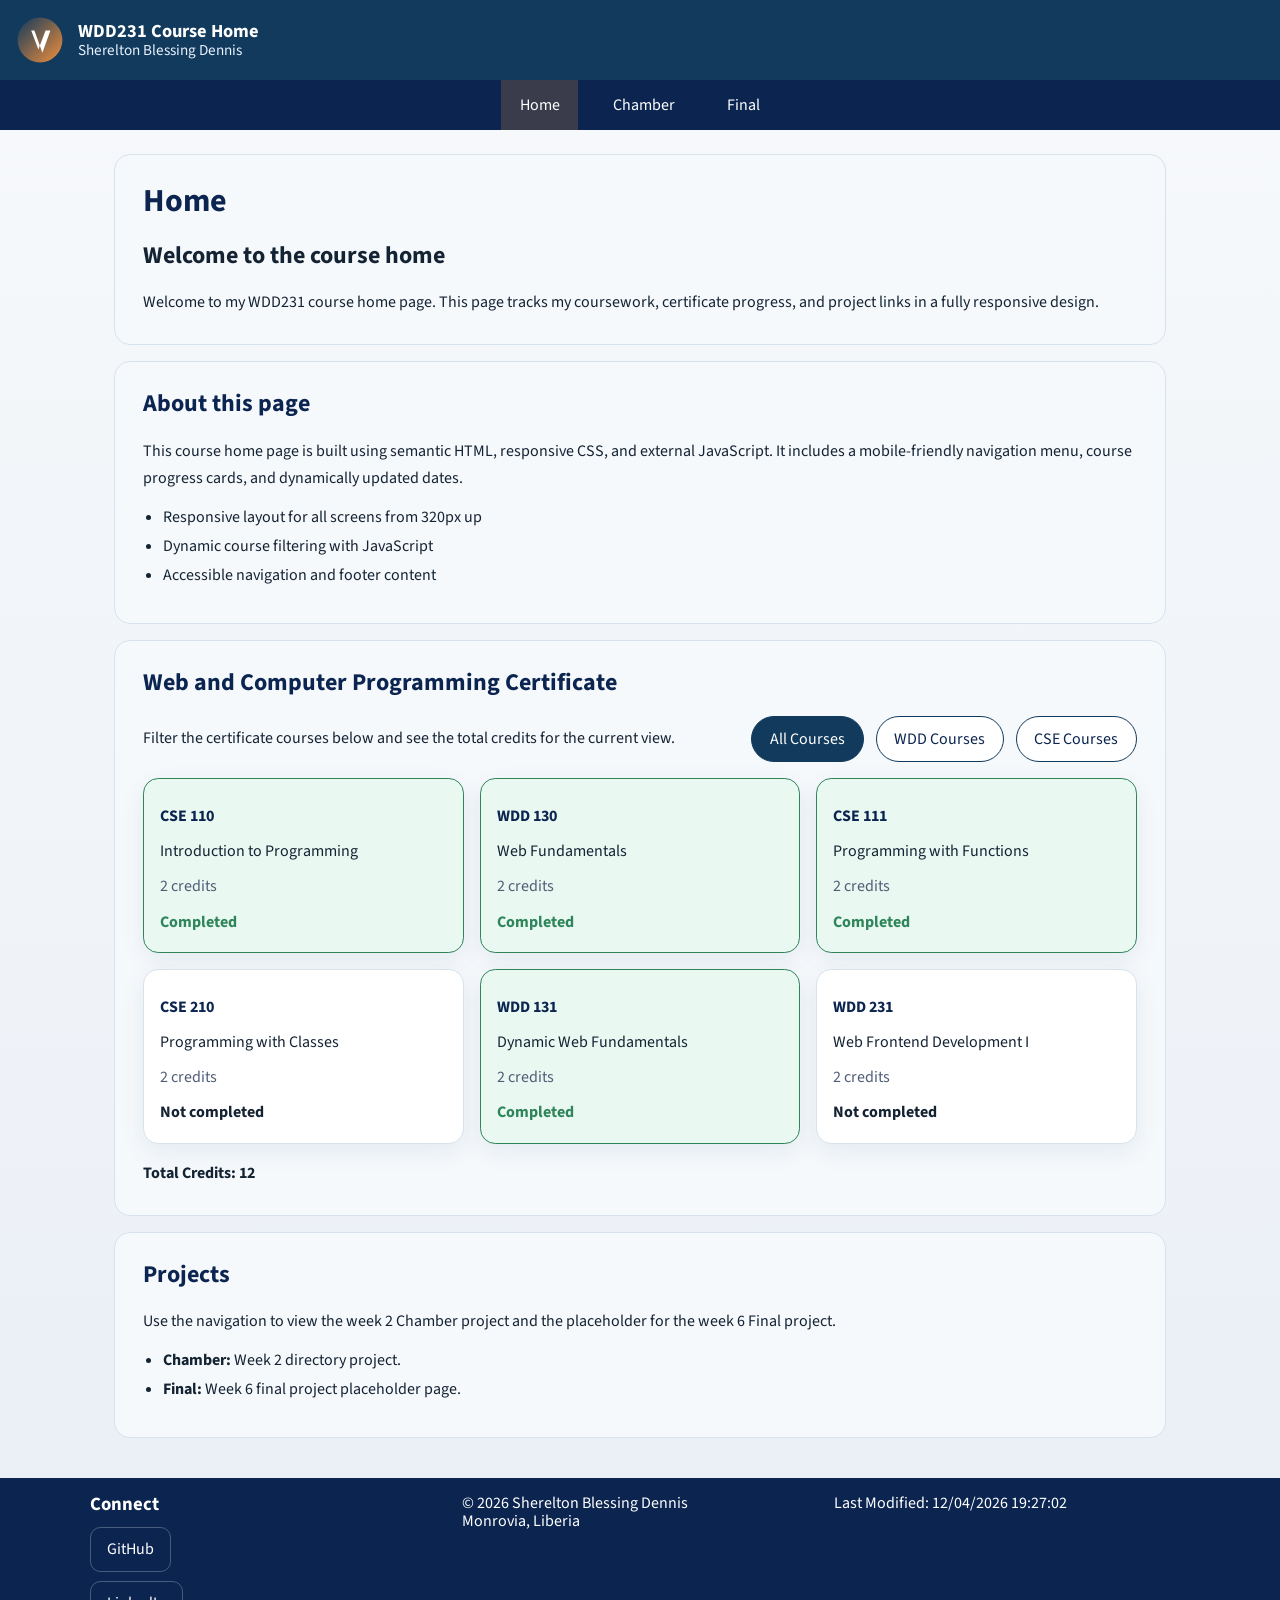
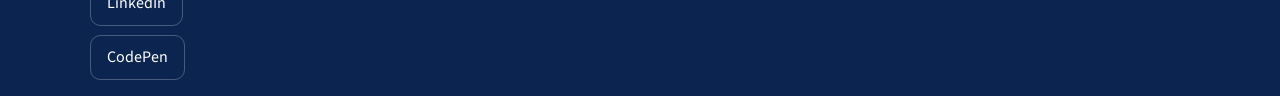
<file: index.html>
<!DOCTYPE html>
<html lang="en">
<head>
  <meta charset="UTF-8">
  <meta name="viewport" content="width=device-width, initial-scale=1.0">
  <meta name="description" content="Home page for the WDD231 repository showing course progress, certificate coursework, and responsive navigation.">
  <meta name="author" content="Sherelton Blessing Dennis">
  <title>WDD231 Course Home</title>
  <link rel="icon" href="images/logo.svg" type="image/svg+xml">
  <link rel="preconnect" href="https://fonts.googleapis.com">
  <link rel="preconnect" href="https://fonts.gstatic.com" crossorigin>
  <link href="https://fonts.googleapis.com/css2?family=Source+Sans+3:wght@400;600;700&display=swap" rel="stylesheet">
  <link rel="stylesheet" href="styles/normalize.css">
  <link rel="stylesheet" href="styles/small.css">
  <link rel="stylesheet" href="styles/larger.css">
  <script src="scripts/navigation.js" defer></script>
  <script src="scripts/date.js" defer></script>
  <script src="scripts/course.js" defer></script>
</head>
<body>
  <a class="skip-link" href="#main-content">Skip to main content</a>
  <header class="site-header">
    <a class="brand-wrap" href="index.html">
      <img src="images/logo.svg" alt="WDD231 site logo" width="48" height="48">
      <div>
        <p class="site-title">WDD231 Course Home</p>
        <span class="site-name">Sherelton Blessing Dennis</span>
      </div>
    </a>
    <button id="menuButton" class="menu-button" type="button" aria-label="Toggle navigation" aria-expanded="false" aria-controls="primary-navigation">
      <span aria-hidden="true">&#9776;</span>
    </button>
  </header>

  <nav id="primary-navigation" class="site-nav" aria-label="Primary navigation">
    <ul>
      <li><a href="index.html" aria-current="page">Home</a></li>
      <li><a href="chamber/directory.html">Chamber</a></li>
      <li><a href="final/index.html">Final</a></li>
    </ul>
  </nav>

  <main id="main-content">
    <section class="hero">
      <h1>Home</h1>
      <h2>Welcome to the course home</h2>
      <p>Welcome to my WDD231 course home page. This page tracks my coursework, certificate progress, and project links in a fully responsive design.</p>
    </section>

    <section class="intro-section">
      <h2>About this page</h2>
      <p>This course home page is built using semantic HTML, responsive CSS, and external JavaScript. It includes a mobile-friendly navigation menu, course progress cards, and dynamically updated dates.</p>
      <ul>
        <li>Responsive layout for all screens from 320px up</li>
        <li>Dynamic course filtering with JavaScript</li>
        <li>Accessible navigation and footer content</li>
      </ul>
    </section>

    <section class="certificate-section">
      <h2>Web and Computer Programming Certificate</h2>
      <div class="course-controls">
        <div class="course-text">
          <p>Filter the certificate courses below and see the total credits for the current view.</p>
        </div>
        <div class="button-group" role="group" aria-label="Filter courses">
          <button id="allBtn" class="filter-button is-active" aria-pressed="true">All Courses</button>
          <button id="wddBtn" class="filter-button" aria-pressed="false">WDD Courses</button>
          <button id="cseBtn" class="filter-button" aria-pressed="false">CSE Courses</button>
        </div>
      </div>
      <div id="courseCards" class="course-grid" aria-live="polite"></div>
      <p id="creditsTotal" class="credits-total"></p>
    </section>

    <section class="projects-section">
      <h2>Projects</h2>
      <p>Use the navigation to view the week 2 Chamber project and the placeholder for the week 6 Final project.</p>
      <ul class="project-list">
        <li><strong>Chamber:</strong> Week 2 directory project.</li>
        <li><strong>Final:</strong> Week 6 final project placeholder page.</li>
      </ul>
    </section>
  </main>

  <footer class="site-footer">
    <div class="footer-grid">
      <div class="social-group">
        <h3>Connect</h3>
        <ul class="social-links">
          <li><a href="https://github.com/yourgithubusername" target="_blank" rel="noopener noreferrer" aria-label="GitHub profile">GitHub</a></li>
          <li><a href="https://www.linkedin.com/in/yourprofile" target="_blank" rel="noopener noreferrer" aria-label="LinkedIn profile">LinkedIn</a></li>
          <li><a href="https://codepen.io/" target="_blank" rel="noopener noreferrer" aria-label="Open source code examples">CodePen</a></li>
        </ul>
      </div>
      <div class="copyright-group">
        <p>&copy; <span id="currentYear"></span> Sherelton Blessing Dennis</p>
        <p>Monrovia, Liberia</p>
      </div>
      <div class="modified-group">
        <p id="lastModified"></p>
      </div>
    </div>
  </footer>
</body>
</html>
</file>
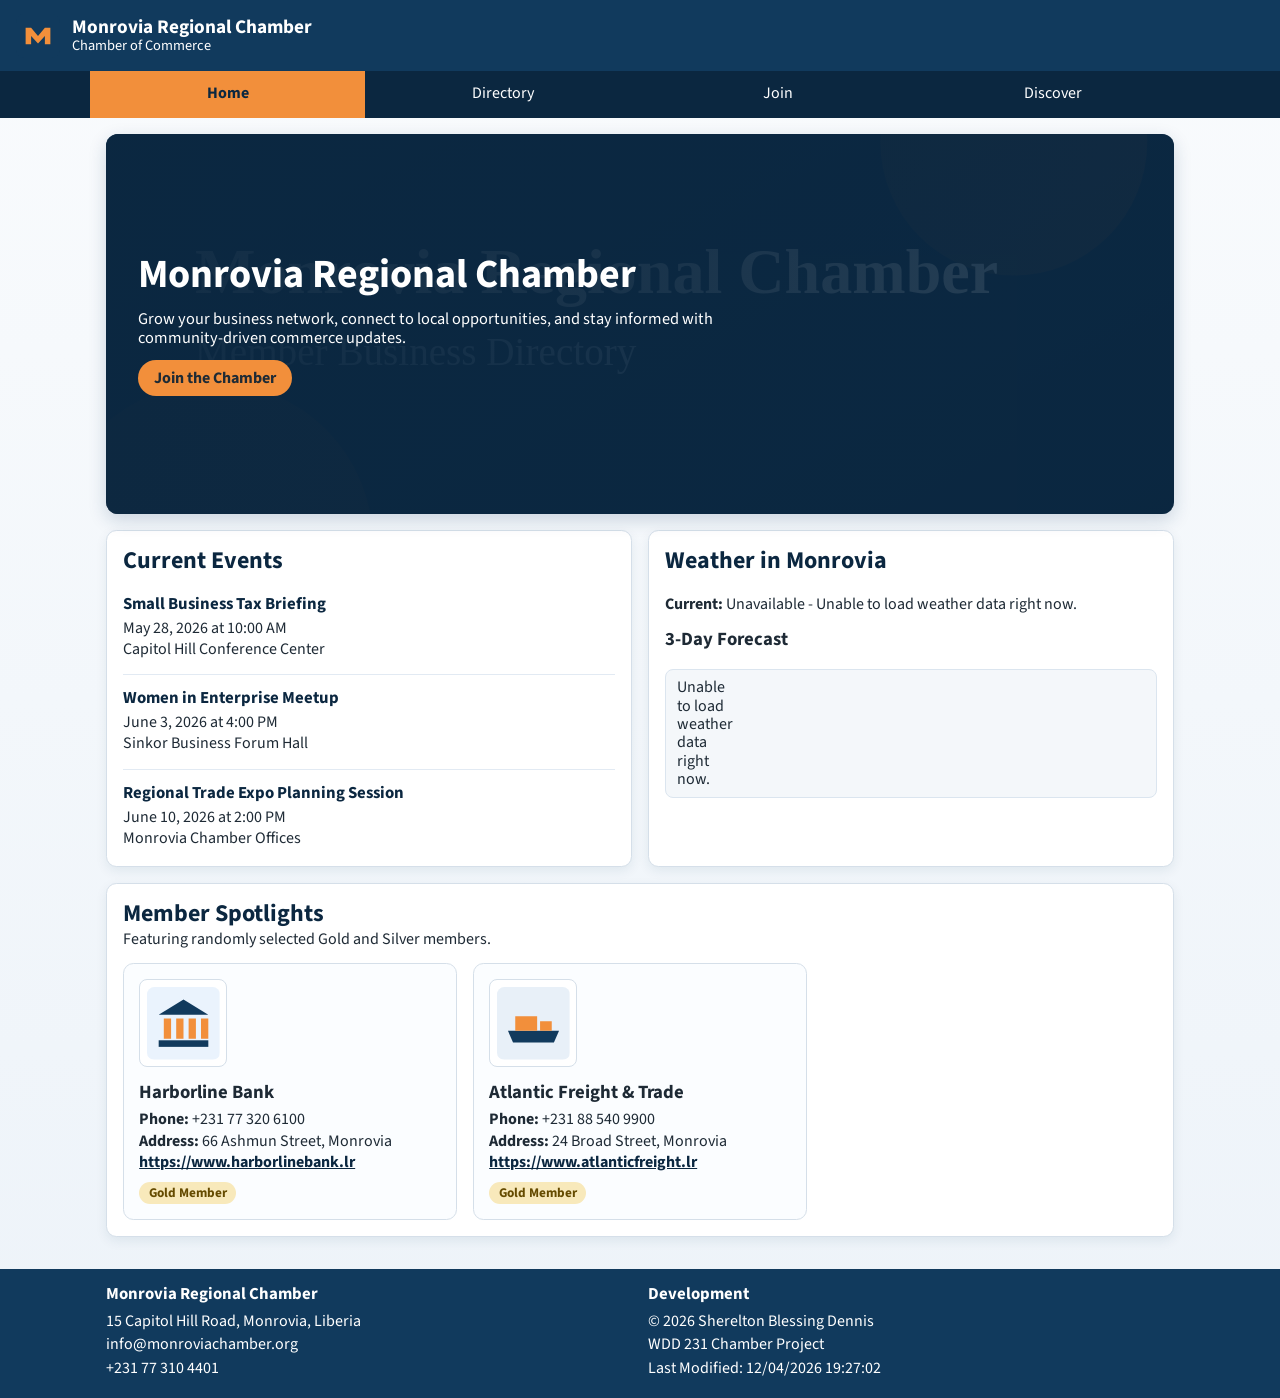
<file: chamber/index.html>
<!DOCTYPE html>
<html lang="en-US">
<head>
  <meta charset="UTF-8">
  <meta name="viewport" content="width=device-width, initial-scale=1.0">
  <meta name="description" content="Monrovia Regional Chamber of Commerce home page with current events, local weather, and rotating Gold and Silver member spotlights.">
  <meta name="author" content="Sherelton Blessing Dennis">
  <meta property="og:title" content="Monrovia Regional Chamber of Commerce Home">
  <meta property="og:description" content="Connect with Monrovia business opportunities, local events, and featured chamber members.">
  <meta property="og:image" content="https://shereltondennis.github.io/wdd231/chamber/images/chamber-social.svg">
  <meta property="og:url" content="https://shereltondennis.github.io/wdd231/chamber/index.html">
  <meta property="og:type" content="website">
  <title>Monrovia Regional Chamber of Commerce Home Page</title>
  <link rel="icon" href="images/favicon.svg" type="image/svg+xml">
  <link rel="preconnect" href="https://fonts.googleapis.com">
  <link rel="preconnect" href="https://fonts.gstatic.com" crossorigin>
  <link href="https://fonts.googleapis.com/css2?family=Source+Sans+3:wght@400;600;700&display=swap" rel="stylesheet">
  <link rel="stylesheet" href="styles/normalize.css">
  <link rel="stylesheet" href="styles/small.css">
  <link rel="stylesheet" href="styles/larger.css">
  <link rel="stylesheet" href="styles/home.css">
  <script src="scripts/navigation.js" defer></script>
  <script src="scripts/footer.js" defer></script>
  <script src="scripts/home.js" defer></script>
</head>
<body>
  <a class="skip-link" href="#main-content">Skip to main content</a>

  <header class="site-header">
    <div class="brand-wrap">
      <img src="images/favicon.svg" alt="" width="44" height="44">
      <div>
        <p class="site-title">Monrovia Regional Chamber</p>
        <p class="site-subtitle">Chamber of Commerce</p>
      </div>
    </div>
    <button id="menuButton" class="menu-button" type="button" aria-label="Toggle navigation" aria-expanded="false" aria-controls="primary-navigation">
      <span aria-hidden="true">&#9776;</span>
    </button>
  </header>

  <nav id="primary-navigation" class="site-nav" aria-label="Primary navigation">
    <ul>
      <li><a href="index.html" aria-current="page">Home</a></li>
      <li><a href="directory.html">Directory</a></li>
      <li><a href="join.html">Join</a></li>
      <li><a href="discover.html">Discover</a></li>
    </ul>
  </nav>

  <main id="main-content" class="home-main">
    <section class="hero" aria-label="Chamber introduction">
      <img class="hero-image" src="images/chamber-social.svg" alt="Monrovia Regional Chamber promotional banner" width="1200" height="630" loading="eager" fetchpriority="high">
      <div class="hero-content">
        <h1>Monrovia Regional Chamber</h1>
        <p>Grow your business network, connect to local opportunities, and stay informed with community-driven commerce updates.</p>
        <a class="cta-link" href="join.html">Join the Chamber</a>
      </div>
    </section>

    <div class="home-grid">
      <section class="content-card events" aria-labelledby="events-heading">
        <h2 id="events-heading">Current Events</h2>
        <ul class="event-list">
          <li>
            <h3>Small Business Tax Briefing</h3>
            <p>May 28, 2026 at 10:00 AM</p>
            <p>Capitol Hill Conference Center</p>
          </li>
          <li>
            <h3>Women in Enterprise Meetup</h3>
            <p>June 3, 2026 at 4:00 PM</p>
            <p>Sinkor Business Forum Hall</p>
          </li>
          <li>
            <h3>Regional Trade Expo Planning Session</h3>
            <p>June 10, 2026 at 2:00 PM</p>
            <p>Monrovia Chamber Offices</p>
          </li>
        </ul>
      </section>

      <section class="content-card weather" aria-labelledby="weather-heading">
        <h2 id="weather-heading">Weather in Monrovia</h2>
        <p class="weather-current"><strong>Current:</strong> <span id="currentTemp">Loading...</span> - <span id="currentDesc">Loading weather details...</span></p>
        <h3>3-Day Forecast</h3>
        <ul id="forecastList" class="forecast-list" aria-live="polite">
          <li>Loading forecast...</li>
        </ul>
      </section>
    </div>

    <section class="spotlights" aria-labelledby="spotlights-heading">
      <div class="spotlights-head">
        <h2 id="spotlights-heading">Member Spotlights</h2>
        <p>Featuring randomly selected Gold and Silver members.</p>
      </div>
      <div id="spotlightContainer" class="spotlight-grid" aria-live="polite"></div>
    </section>
  </main>

  <footer>
    <div class="footer-content">
      <section>
        <h2>Monrovia Regional Chamber</h2>
        <p>15 Capitol Hill Road, Monrovia, Liberia</p>
        <p>info@monroviachamber.org</p>
        <p>+231 77 310 4401</p>
      </section>
      <section>
        <h2>Development</h2>
        <p>&copy; <span id="currentYear"></span> Sherelton Blessing Dennis</p>
        <p>WDD 231 Chamber Project</p>
        <p id="lastModified"></p>
      </section>
    </div>
  </footer>
</body>
</html>
</file>
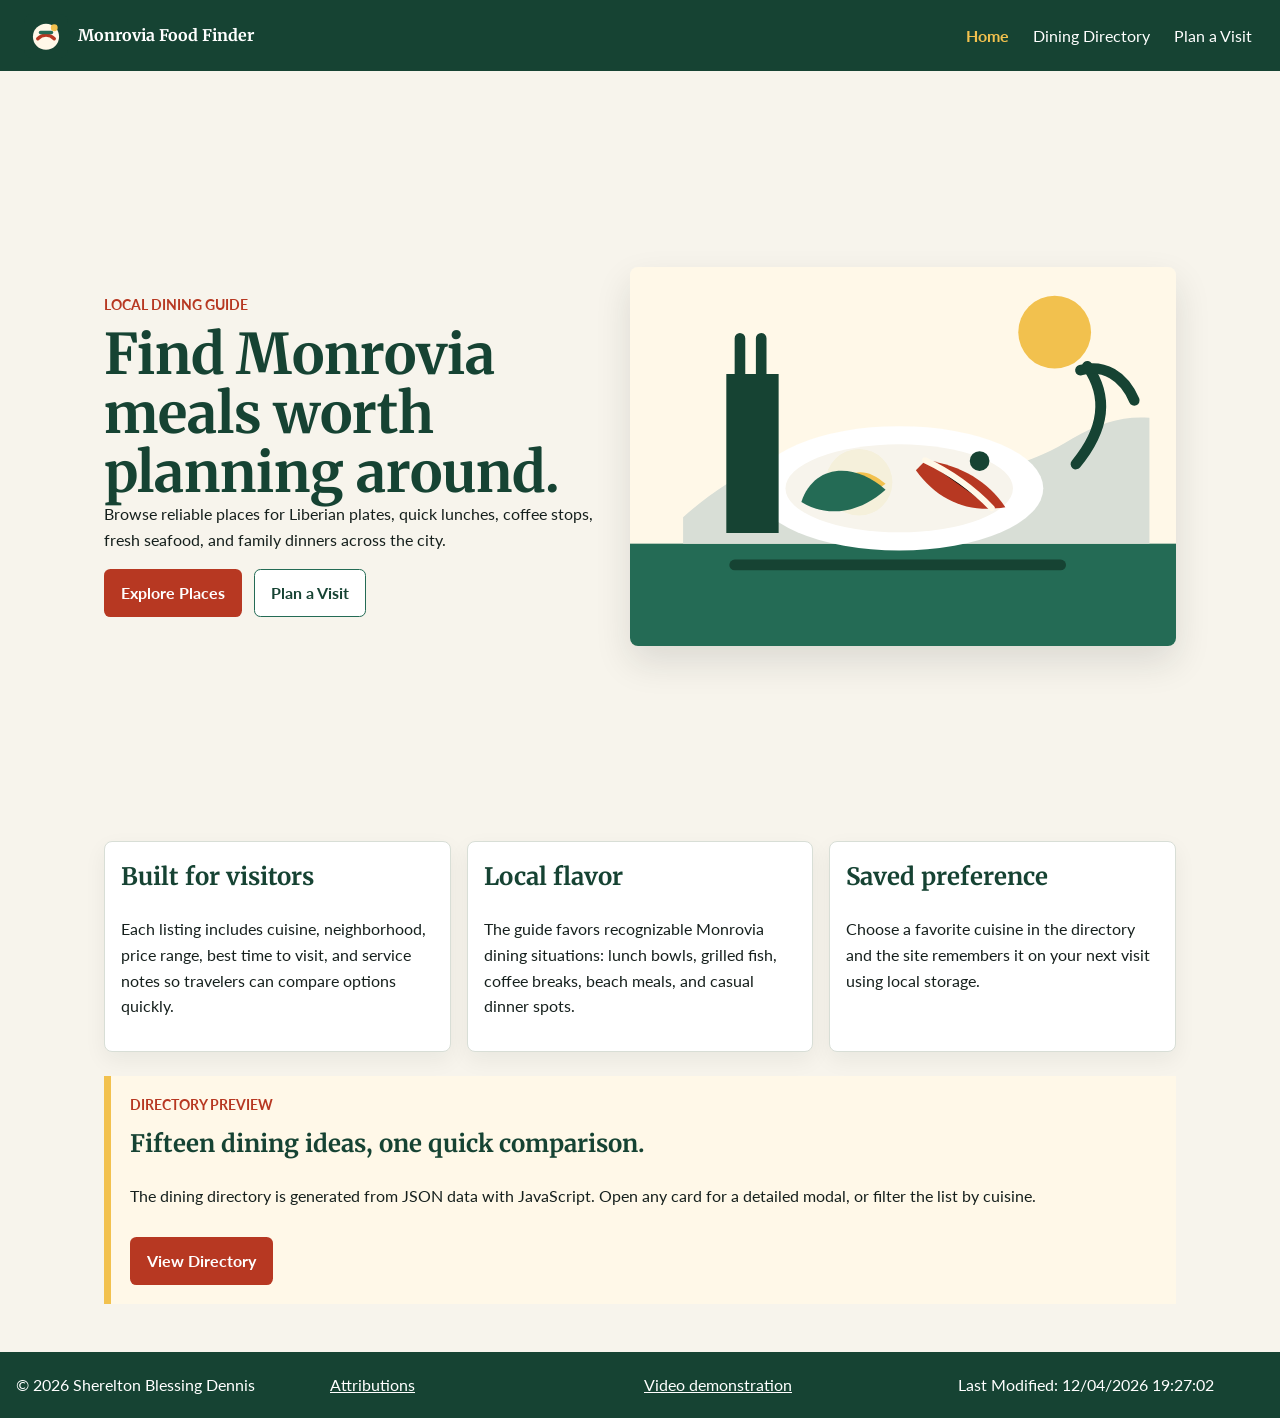
<file: final/index.html>
<!DOCTYPE html>
<html lang="en">
<head>
  <meta charset="UTF-8">
  <meta name="viewport" content="width=device-width, initial-scale=1.0">
  <meta name="description" content="Monrovia Food Finder helps visitors discover local meals, cafes, and dining stops across Monrovia, Liberia.">
  <meta name="author" content="Sherelton Blessing Dennis">
  <meta property="og:title" content="Monrovia Food Finder">
  <meta property="og:description" content="Explore local Monrovia restaurants, popular dishes, and visitor-friendly dining plans.">
  <meta property="og:type" content="website">
  <meta property="og:image" content="https://shereltondennis.github.io/wdd231/final/images/monrovia-food-finder.svg">
  <meta property="og:url" content="https://shereltondennis.github.io/wdd231/final/index.html">
  <title>Monrovia Food Finder | Home</title>
  <link rel="icon" href="images/favicon.svg" type="image/svg+xml">
  <link rel="preconnect" href="https://fonts.googleapis.com">
  <link rel="preconnect" href="https://fonts.gstatic.com" crossorigin>
  <link href="https://fonts.googleapis.com/css2?family=Lato:wght@400;700&family=Merriweather:wght@700&display=swap" rel="stylesheet">
  <link rel="stylesheet" href="styles/normalize.css">
  <link rel="stylesheet" href="styles/site.css">
  <script type="module" src="scripts/main.js"></script>
</head>
<body>
  <a class="skip-link" href="#main-content">Skip to main content</a>
  <header class="site-header">
    <a class="brand" href="index.html" aria-label="Monrovia Food Finder home">
      <img src="images/favicon.svg" alt="" width="44" height="44">
      <span>Monrovia Food Finder</span>
    </a>
    <button class="nav-toggle" type="button" aria-label="Toggle navigation" aria-expanded="false" aria-controls="primary-navigation">
      <span aria-hidden="true">&#9776;</span>
    </button>
    <nav id="primary-navigation" class="site-nav" aria-label="Primary navigation">
      <a href="index.html" aria-current="page">Home</a>
      <a href="directory.html">Dining Directory</a>
      <a href="plan.html">Plan a Visit</a>
    </nav>
  </header>

  <main id="main-content">
    <section class="hero">
      <div class="hero-copy">
        <p class="eyebrow">Local dining guide</p>
        <h1>Find Monrovia meals worth planning around.</h1>
        <p>Browse reliable places for Liberian plates, quick lunches, coffee stops, fresh seafood, and family dinners across the city.</p>
        <div class="hero-actions">
          <a class="button primary" href="directory.html">Explore Places</a>
          <a class="button secondary" href="plan.html">Plan a Visit</a>
        </div>
      </div>
      <img class="hero-image" src="images/monrovia-food-finder.svg" alt="Illustrated Liberian meal with rice, greens, fish, and fruit" width="720" height="500">
    </section>

    <section class="section-grid" aria-label="Food guide highlights">
      <article>
        <h2>Built for visitors</h2>
        <p>Each listing includes cuisine, neighborhood, price range, best time to visit, and service notes so travelers can compare options quickly.</p>
      </article>
      <article>
        <h2>Local flavor</h2>
        <p>The guide favors recognizable Monrovia dining situations: lunch bowls, grilled fish, coffee breaks, beach meals, and casual dinner spots.</p>
      </article>
      <article>
        <h2>Saved preference</h2>
        <p>Choose a favorite cuisine in the directory and the site remembers it on your next visit using local storage.</p>
      </article>
    </section>

    <section class="feature-band">
      <div>
        <p class="eyebrow">Directory preview</p>
        <h2>Fifteen dining ideas, one quick comparison.</h2>
        <p>The dining directory is generated from JSON data with JavaScript. Open any card for a detailed modal, or filter the list by cuisine.</p>
      </div>
      <a class="button primary" href="directory.html">View Directory</a>
    </section>
  </main>

  <footer class="site-footer">
    <p>&copy; <span id="current-year"></span> Sherelton Blessing Dennis</p>
    <p><a href="attributions.html">Attributions</a></p>
    <p><a href="https://www.youtube.com/" target="_blank" rel="noopener">Video demonstration</a></p>
    <p id="last-modified"></p>
  </footer>
</body>
</html>
</file>
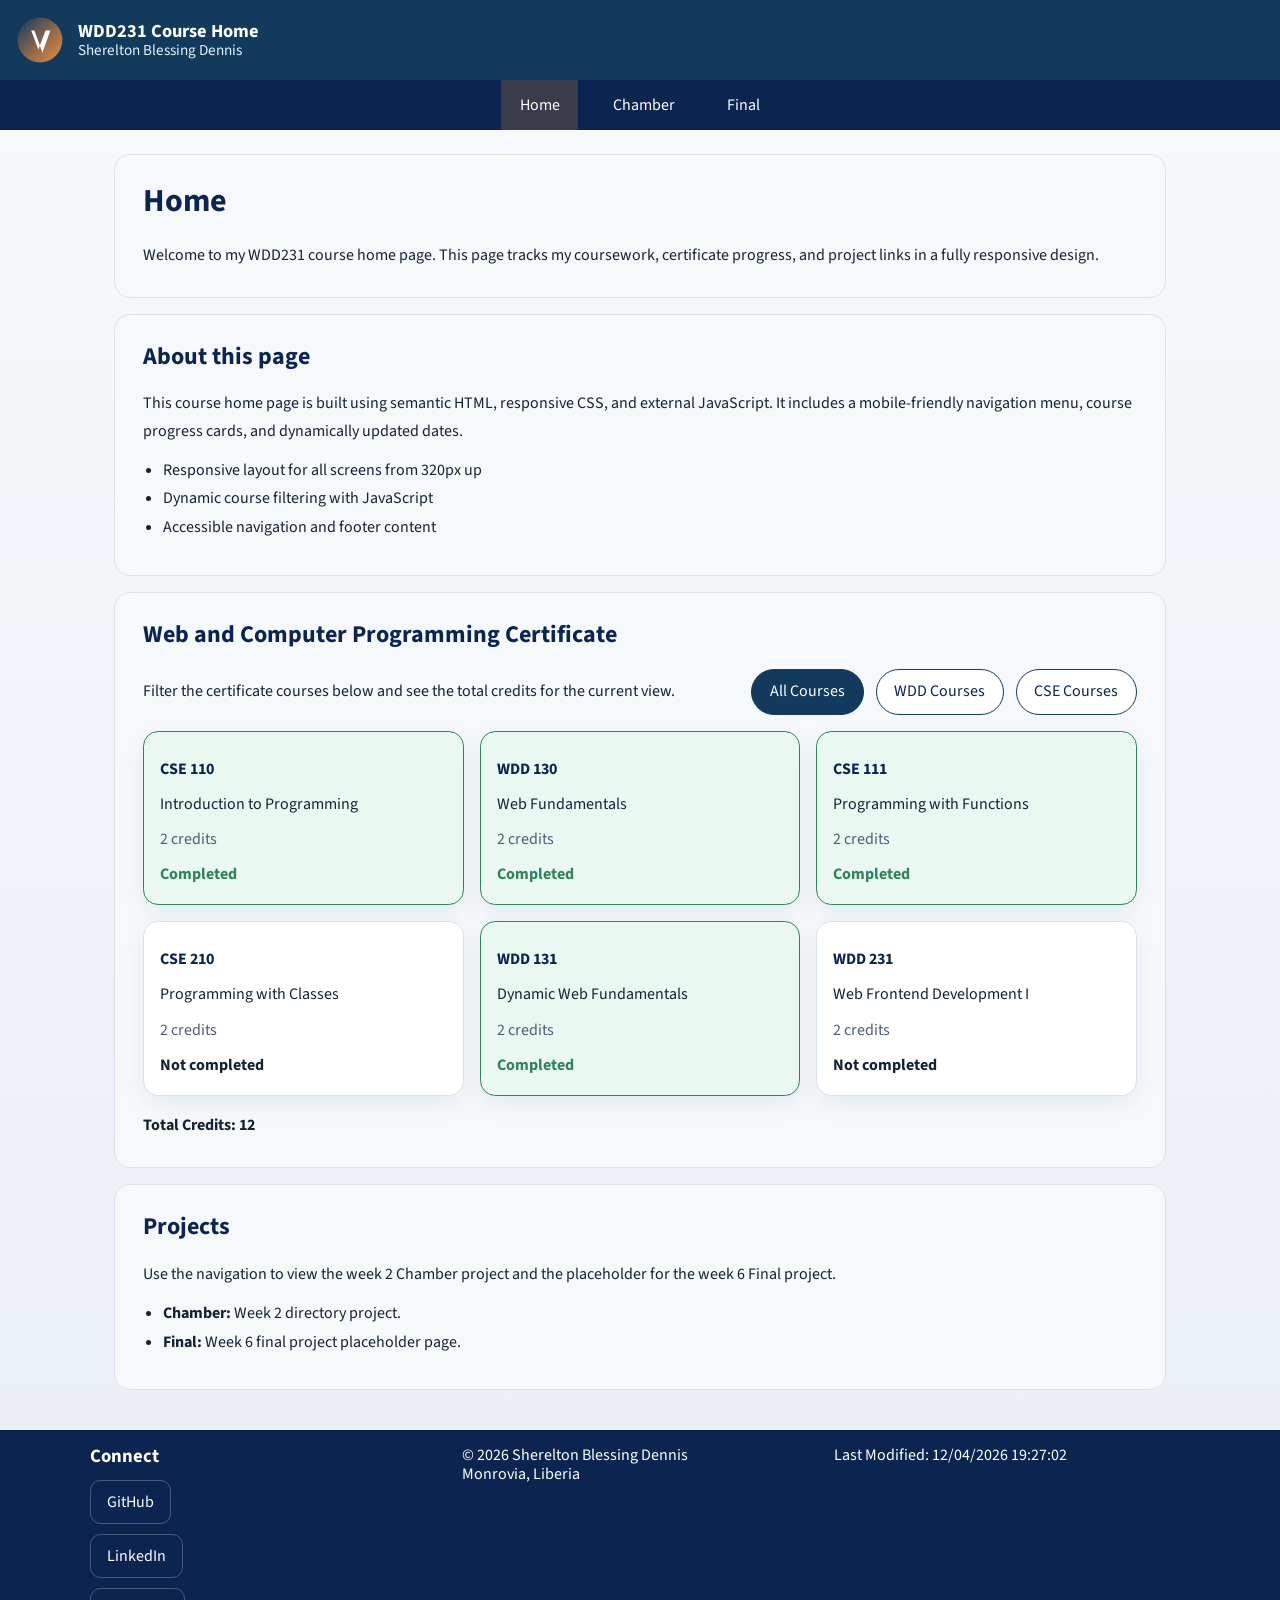
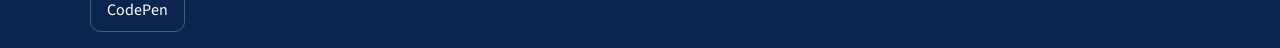
<file: homepage/index.html>
<!DOCTYPE html>
<html lang="en">
<head>
  <meta charset="UTF-8">
  <meta name="viewport" content="width=device-width, initial-scale=1.0">
  <meta name="description" content="Home page for the WDD231 repository showing course progress, certificate coursework, and responsive navigation.">
  <meta name="author" content="Sherelton Blessing Dennis">
  <title>WDD231 Course Home</title>
  <link rel="icon" href="images/logo.svg" type="image/svg+xml">
  <link rel="preconnect" href="https://fonts.googleapis.com">
  <link rel="preconnect" href="https://fonts.gstatic.com" crossorigin>
  <link href="https://fonts.googleapis.com/css2?family=Source+Sans+3:wght@400;600;700&display=swap" rel="stylesheet">
  <link rel="stylesheet" href="styles/normalize.css">
  <link rel="stylesheet" href="styles/small.css">
  <link rel="stylesheet" href="styles/larger.css">
  <script src="scripts/navigation.js" defer></script>
  <script src="scripts/date.js" defer></script>
  <script src="scripts/course.js" defer></script>
</head>
<body>
  <a class="skip-link" href="#main-content">Skip to main content</a>
  <header class="site-header">
    <a class="brand-wrap" href="index.html">
      <img src="images/logo.svg" alt="WDD231 site logo" width="48" height="48">
      <div>
        <p class="site-title">WDD231 Course Home</p>
        <span class="site-name">Sherelton Blessing Dennis</span>
      </div>
    </a>
    <button id="menuButton" class="menu-button" type="button" aria-label="Toggle navigation" aria-expanded="false" aria-controls="primary-navigation">
      <span aria-hidden="true">&#9776;</span>
    </button>
  </header>

  <nav id="primary-navigation" class="site-nav" aria-label="Primary navigation">
    <ul>
      <li><a href="index.html" aria-current="page">Home</a></li>
      <li><a href="chamber/directory.html">Chamber</a></li>
      <li><a href="final/index.html">Final</a></li>
    </ul>
  </nav>

  <main id="main-content">
    <section class="hero">
      <h1>Home</h1>
      <p>Welcome to my WDD231 course home page. This page tracks my coursework, certificate progress, and project links in a fully responsive design.</p>
    </section>

    <section class="intro-section">
      <h2>About this page</h2>
      <p>This course home page is built using semantic HTML, responsive CSS, and external JavaScript. It includes a mobile-friendly navigation menu, course progress cards, and dynamically updated dates.</p>
      <ul>
        <li>Responsive layout for all screens from 320px up</li>
        <li>Dynamic course filtering with JavaScript</li>
        <li>Accessible navigation and footer content</li>
      </ul>
    </section>

    <section class="certificate-section">
      <h2>Web and Computer Programming Certificate</h2>
      <div class="course-controls">
        <div class="course-text">
          <p>Filter the certificate courses below and see the total credits for the current view.</p>
        </div>
        <div class="button-group" role="group" aria-label="Filter courses">
          <button id="allBtn" class="filter-button is-active" aria-pressed="true">All Courses</button>
          <button id="wddBtn" class="filter-button" aria-pressed="false">WDD Courses</button>
          <button id="cseBtn" class="filter-button" aria-pressed="false">CSE Courses</button>
        </div>
      </div>
      <div id="courseCards" class="course-grid" aria-live="polite"></div>
      <p id="creditsTotal" class="credits-total"></p>
    </section>

    <section class="projects-section">
      <h2>Projects</h2>
      <p>Use the navigation to view the week 2 Chamber project and the placeholder for the week 6 Final project.</p>
      <ul class="project-list">
        <li><strong>Chamber:</strong> Week 2 directory project.</li>
        <li><strong>Final:</strong> Week 6 final project placeholder page.</li>
      </ul>
    </section>
  </main>

  <footer class="site-footer">
    <div class="footer-grid">
      <div class="social-group">
        <h3>Connect</h3>
        <ul class="social-links">
          <li><a href="https://github.com/yourgithubusername" target="_blank" rel="noopener noreferrer" aria-label="GitHub profile">GitHub</a></li>
          <li><a href="https://www.linkedin.com/in/yourprofile" target="_blank" rel="noopener noreferrer" aria-label="LinkedIn profile">LinkedIn</a></li>
          <li><a href="https://codepen.io/" target="_blank" rel="noopener noreferrer" aria-label="Open source code examples">CodePen</a></li>
        </ul>
      </div>
      <div class="copyright-group">
        <p>&copy; <span id="currentYear"></span> Sherelton Blessing Dennis</p>
        <p>Monrovia, Liberia</p>
      </div>
      <div class="modified-group">
        <p id="lastModified"></p>
      </div>
    </div>
  </footer>
</body>
</html>
</file>
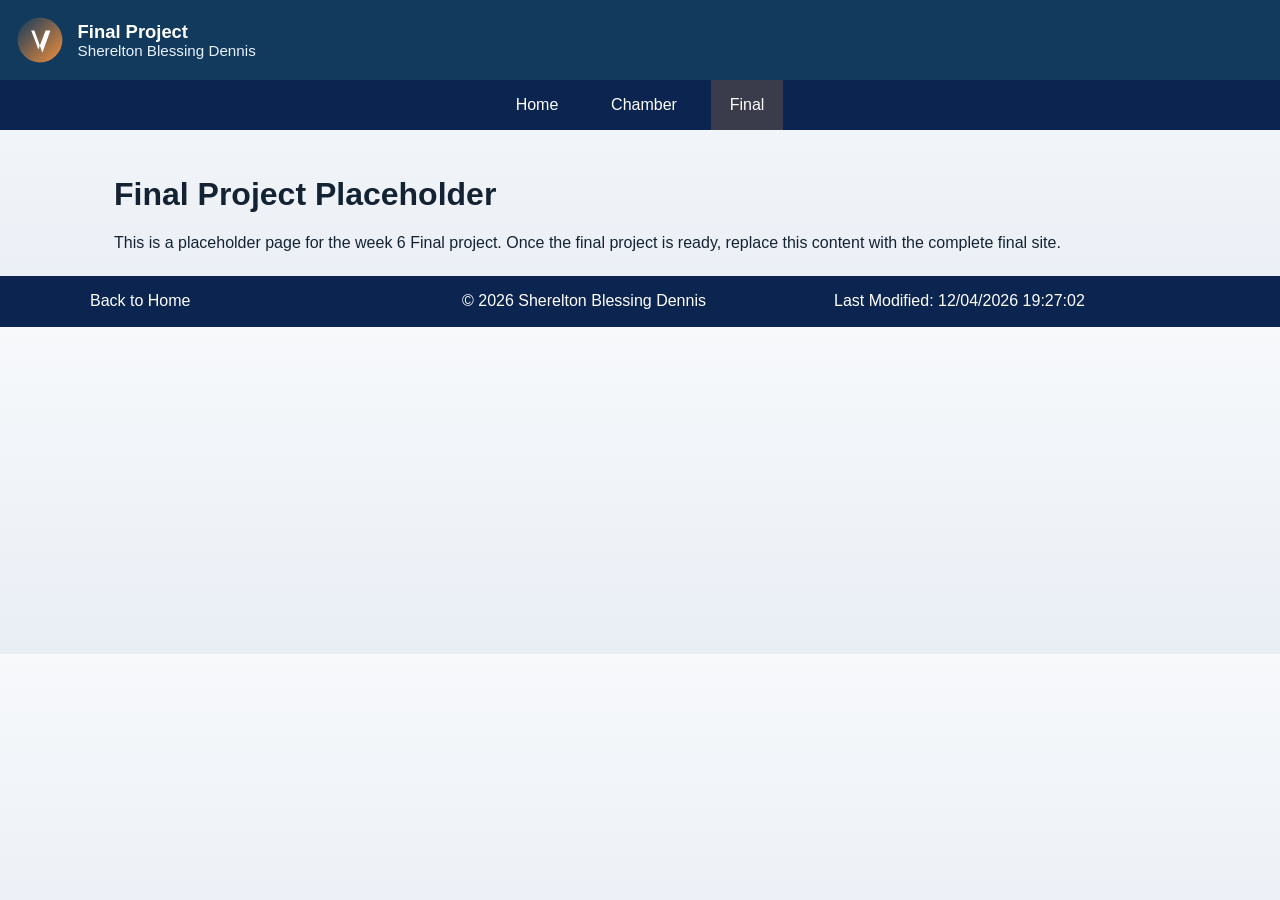
<file: homepage/final/index.html>
<!DOCTYPE html>
<html lang="en">
<head>
  <meta charset="UTF-8">
  <meta name="viewport" content="width=device-width, initial-scale=1.0">
  <meta name="description" content="Placeholder final project page for the WDD231 repository.">
  <meta name="author" content="Sherelton Blessing Dennis">
  <title>Final Project Placeholder</title>
  <link rel="stylesheet" href="../styles/normalize.css">
  <link rel="stylesheet" href="../styles/small.css">
  <link rel="stylesheet" href="../styles/larger.css">
  <script src="../scripts/navigation.js" defer></script>
</head>
<body>
  <a class="skip-link" href="#main-content">Skip to main content</a>
  <header class="site-header">
    <a class="brand-wrap" href="../index.html">
      <img src="../images/logo.svg" alt="WDD231 site logo" width="48" height="48">
      <div>
        <p class="site-title">Final Project</p>
        <span class="site-name">Sherelton Blessing Dennis</span>
      </div>
    </a>
    <button id="menuButton" class="menu-button" type="button" aria-label="Toggle navigation" aria-expanded="false" aria-controls="primary-navigation">
      <span aria-hidden="true">&#9776;</span>
    </button>
  </header>

  <nav id="primary-navigation" class="site-nav" aria-label="Primary navigation">
    <ul>
      <li><a href="../index.html">Home</a></li>
      <li><a href="../chamber/directory.html">Chamber</a></li>
      <li><a href="index.html" aria-current="page">Final</a></li>
    </ul>
  </nav>

  <main id="main-content">
    <h1>Final Project Placeholder</h1>
    <p>This is a placeholder page for the week 6 Final project. Once the final project is ready, replace this content with the complete final site.</p>
  </main>

  <footer class="site-footer">
    <div class="footer-grid">
      <div>
        <p><a href="../index.html">Back to Home</a></p>
      </div>
      <div>
        <p>&copy; <span id="currentYear"></span> Sherelton Blessing Dennis</p>
      </div>
      <div>
        <p id="lastModified"></p>
      </div>
    </div>
  </footer>
  <script src="../scripts/date.js" defer></script>
</body>
</html>
</file>
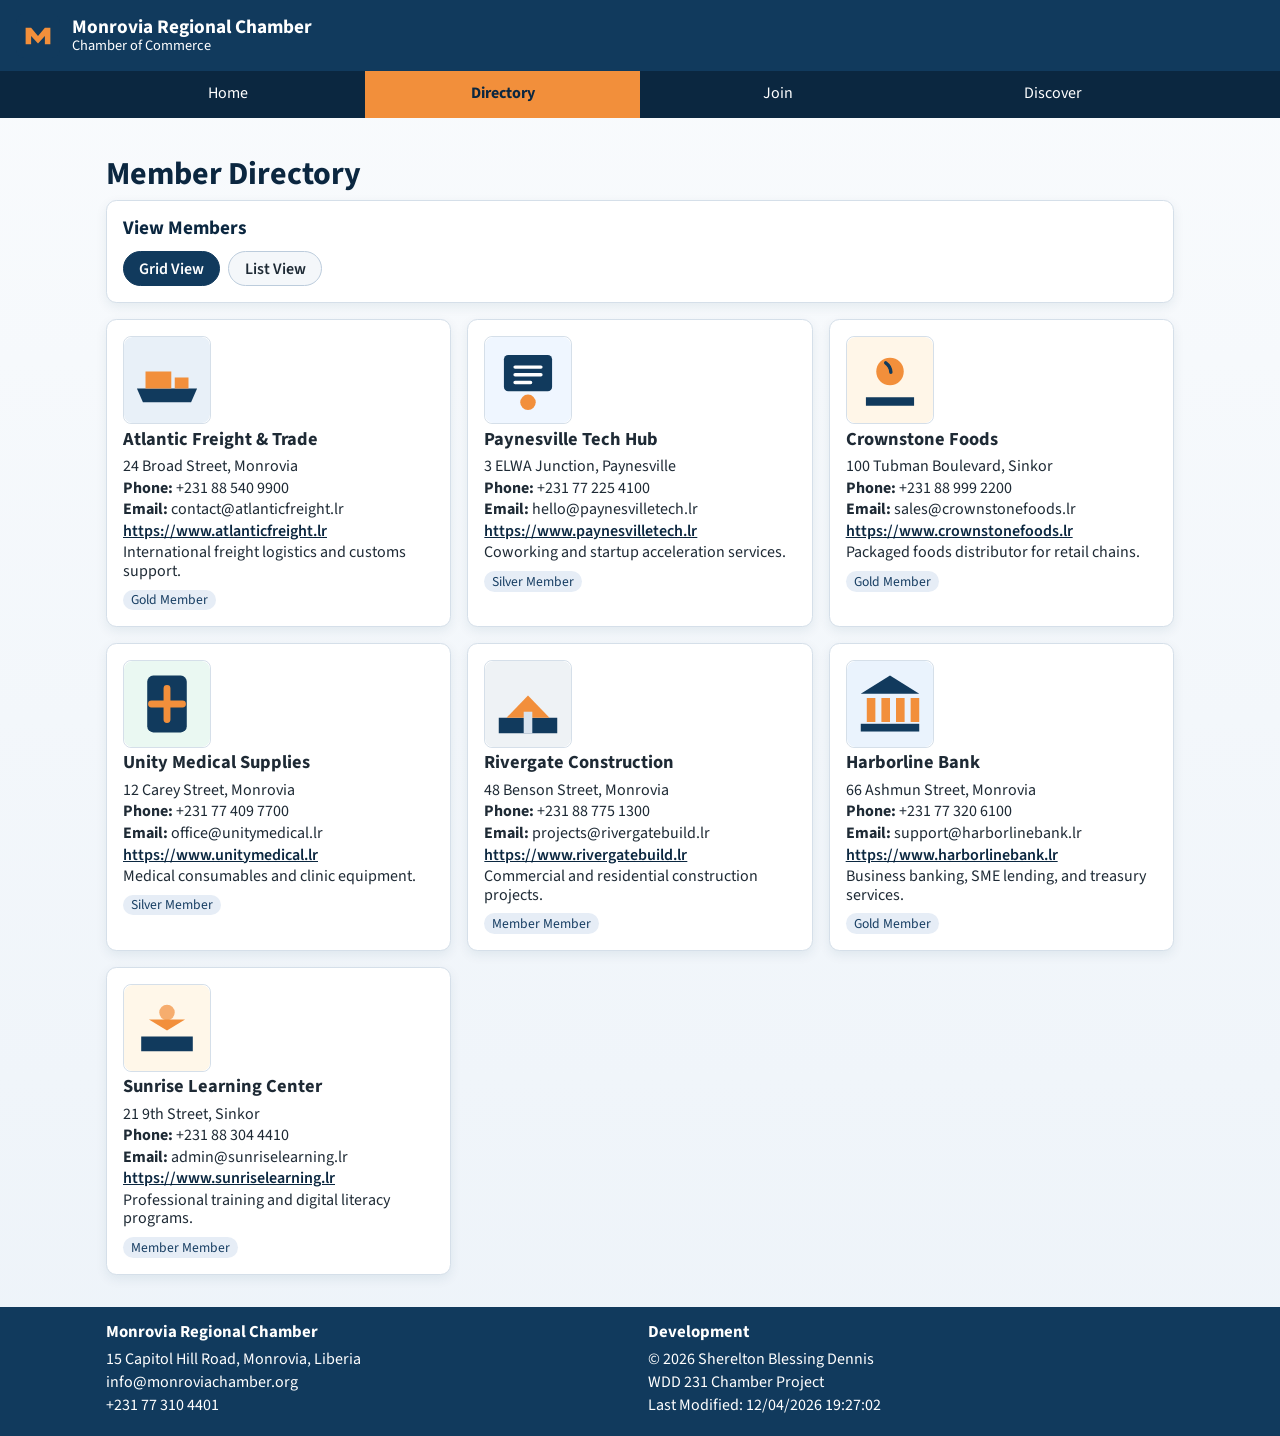
<file: chamber/directory.html>
<!DOCTYPE html>
<html lang="en-US">
<head>
  <meta charset="UTF-8">
  <meta name="viewport" content="width=device-width, initial-scale=1.0">
  <meta name="description" content="Directory page for the Monrovia Regional Chamber of Commerce with member listings in grid or list view.">
  <meta name="author" content="Sherelton Blessing Dennis">
  <meta property="og:title" content="Monrovia Regional Chamber | Directory">
  <meta property="og:description" content="Browse member businesses of the Monrovia Regional Chamber of Commerce.">
  <meta property="og:image" content="https://shereltondennis.github.io/wdd231/chamber/images/chamber-social.svg">
  <meta property="og:url" content="https://shereltondennis.github.io/wdd231/chamber/directory.html">
  <meta property="og:type" content="website">
  <title>Monrovia Regional Chamber | Directory</title>
  <link rel="icon" href="images/favicon.svg" type="image/svg+xml">
  <link rel="preconnect" href="https://fonts.googleapis.com">
  <link rel="preconnect" href="https://fonts.gstatic.com" crossorigin>
  <link href="https://fonts.googleapis.com/css2?family=Source+Sans+3:wght@400;600;700&display=swap" rel="stylesheet">
  <link rel="stylesheet" href="styles/normalize.css">
  <link rel="stylesheet" href="styles/small.css">
  <link rel="stylesheet" href="styles/larger.css">
  <script src="scripts/navigation.js" defer></script>
  <script src="scripts/footer.js" defer></script>
  <script src="scripts/directory.js" defer></script>
</head>
<body>
  <a class="skip-link" href="#main-content">Skip to main content</a>

  <header class="site-header">
    <div class="brand-wrap">
      <img src="images/favicon.svg" alt="" width="44" height="44">
      <div>
        <p class="site-title">Monrovia Regional Chamber</p>
        <p class="site-subtitle">Chamber of Commerce</p>
      </div>
    </div>
    <button id="menuButton" class="menu-button" type="button" aria-label="Toggle navigation" aria-expanded="false" aria-controls="primary-navigation">
      <span aria-hidden="true">&#9776;</span>
    </button>
  </header>

  <nav id="primary-navigation" class="site-nav" aria-label="Primary navigation">
    <ul>
      <li><a href="index.html">Home</a></li>
      <li><a href="directory.html" aria-current="page">Directory</a></li>
      <li><a href="join.html">Join</a></li>
      <li><a href="discover.html">Discover</a></li>
    </ul>
  </nav>

  <main id="main-content">
    <h1>Member Directory</h1>

    <section class="directory-controls" aria-label="Directory view controls">
      <h2>View Members</h2>
      <div class="view-switch" role="group" aria-label="Select member view">
        <button id="gridView" type="button" class="view-button is-active" aria-pressed="true">Grid View</button>
        <button id="listView" type="button" class="view-button" aria-pressed="false">List View</button>
      </div>
    </section>

    <section id="membersContainer" class="members grid-view" aria-live="polite"></section>
  </main>

  <footer>
    <div class="footer-content">
      <section>
        <h2>Monrovia Regional Chamber</h2>
        <p>15 Capitol Hill Road, Monrovia, Liberia</p>
        <p>info@monroviachamber.org</p>
        <p>+231 77 310 4401</p>
      </section>
      <section>
        <h2>Development</h2>
        <p>&copy; <span id="currentYear"></span> Sherelton Blessing Dennis</p>
        <p>WDD 231 Chamber Project</p>
        <p id="lastModified"></p>
      </section>
    </div>
  </footer>
</body>
</html>
</file>
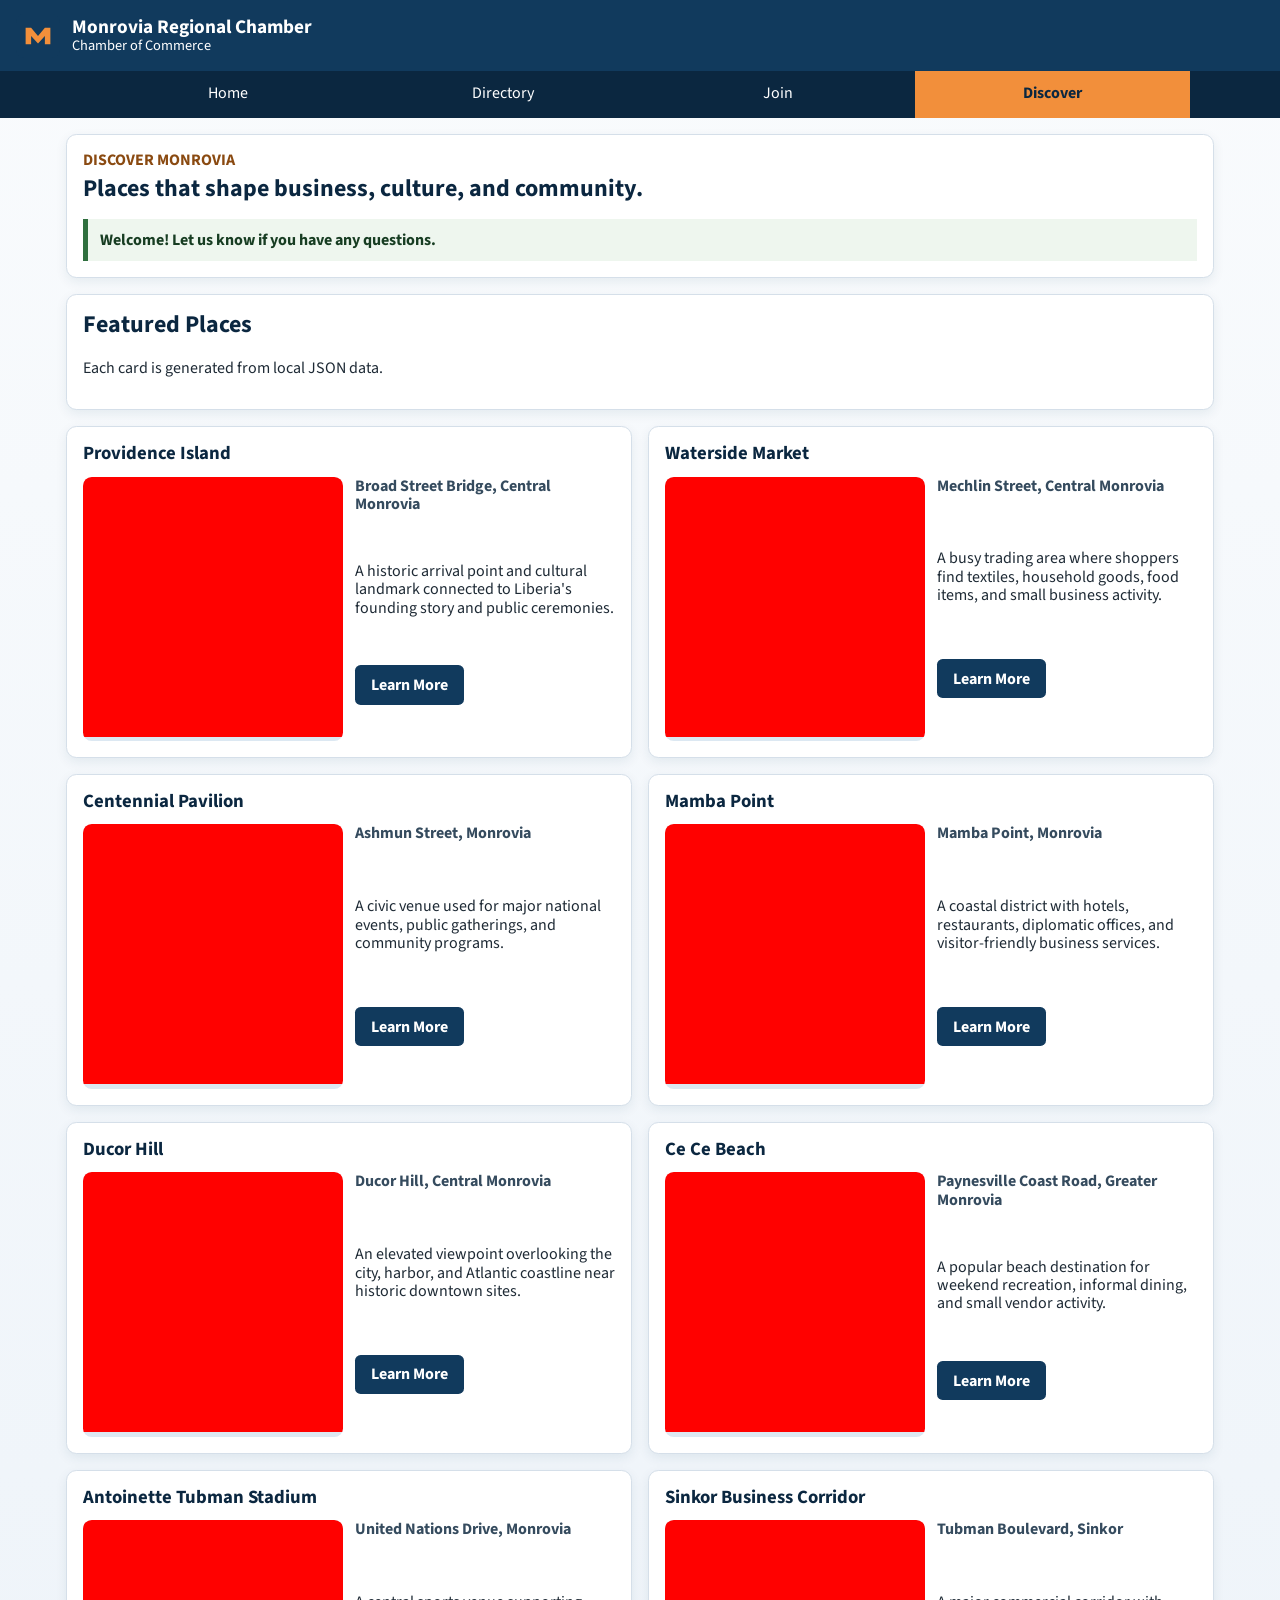
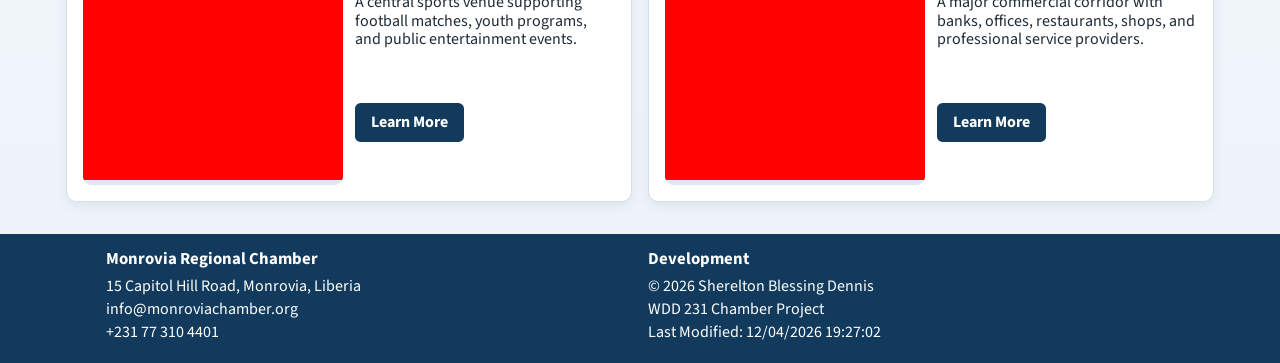
<file: chamber/discover.html>
<!DOCTYPE html>
<html lang="en-US">
<head>
  <meta charset="UTF-8">
  <meta name="viewport" content="width=device-width, initial-scale=1.0">
  <meta name="description" content="Discover notable Monrovia places, landmarks, and community destinations with the Monrovia Regional Chamber of Commerce.">
  <meta name="author" content="Sherelton Blessing Dennis">
  <meta property="og:title" content="Monrovia Regional Chamber | Discover">
  <meta property="og:description" content="Explore Monrovia attractions, local landmarks, and visitor-friendly community places.">
  <meta property="og:image" content="https://shereltondennis.github.io/wdd231/chamber/images/chamber-social.svg">
  <meta property="og:url" content="https://shereltondennis.github.io/wdd231/chamber/discover.html">
  <meta property="og:type" content="website">
  <title>Monrovia Regional Chamber | Discover</title>
  <link rel="icon" href="images/favicon.svg" type="image/svg+xml">
  <link rel="preconnect" href="https://fonts.googleapis.com">
  <link rel="preconnect" href="https://fonts.gstatic.com" crossorigin>
  <link href="https://fonts.googleapis.com/css2?family=Source+Sans+3:wght@400;600;700&display=swap" rel="stylesheet">
  <link rel="stylesheet" href="styles/normalize.css">
  <link rel="stylesheet" href="styles/small.css">
  <link rel="stylesheet" href="styles/larger.css">
  <link rel="stylesheet" href="styles/discover.css">
  <script src="scripts/navigation.js" defer></script>
  <script src="scripts/footer.js" defer></script>
  <script src="scripts/discover.js" defer></script>
</head>
<body>
  <a class="skip-link" href="#main-content">Skip to main content</a>

  <header class="site-header">
    <div class="brand-wrap">
      <img src="images/favicon.svg" alt="" width="44" height="44">
      <div>
        <p class="site-title">Monrovia Regional Chamber</p>
        <p class="site-subtitle">Chamber of Commerce</p>
      </div>
    </div>
    <button id="menuButton" class="menu-button" type="button" aria-label="Toggle navigation" aria-expanded="false" aria-controls="primary-navigation">
      <span aria-hidden="true">&#9776;</span>
    </button>
  </header>

  <nav id="primary-navigation" class="site-nav" aria-label="Primary navigation">
    <ul>
      <li><a href="index.html">Home</a></li>
      <li><a href="directory.html">Directory</a></li>
      <li><a href="join.html">Join</a></li>
      <li><a href="discover.html" aria-current="page">Discover</a></li>
    </ul>
  </nav>

  <main id="main-content" class="discover-main">
    <section class="discover-hero">
      <p class="section-kicker">Discover Monrovia</p>
      <h1>Places that shape business, culture, and community.</h1>
      <p id="visitMessage" class="visit-message" aria-live="polite">Checking your last visit...</p>
    </section>

    <section aria-labelledby="discover-heading">
      <div class="discover-heading">
        <h2 id="discover-heading">Featured Places</h2>
        <p>Each card is generated from local JSON data.</p>
      </div>
      <div id="discoverGrid" class="discover-grid" aria-live="polite"></div>
    </section>
  </main>

  <footer>
    <div class="footer-content">
      <section>
        <h2>Monrovia Regional Chamber</h2>
        <p>15 Capitol Hill Road, Monrovia, Liberia</p>
        <p>info@monroviachamber.org</p>
        <p>+231 77 310 4401</p>
      </section>
      <section>
        <h2>Development</h2>
        <p>&copy; <span id="currentYear"></span> Sherelton Blessing Dennis</p>
        <p>WDD 231 Chamber Project</p>
        <p id="lastModified"></p>
      </section>
    </div>
  </footer>
</body>
</html>
</file>
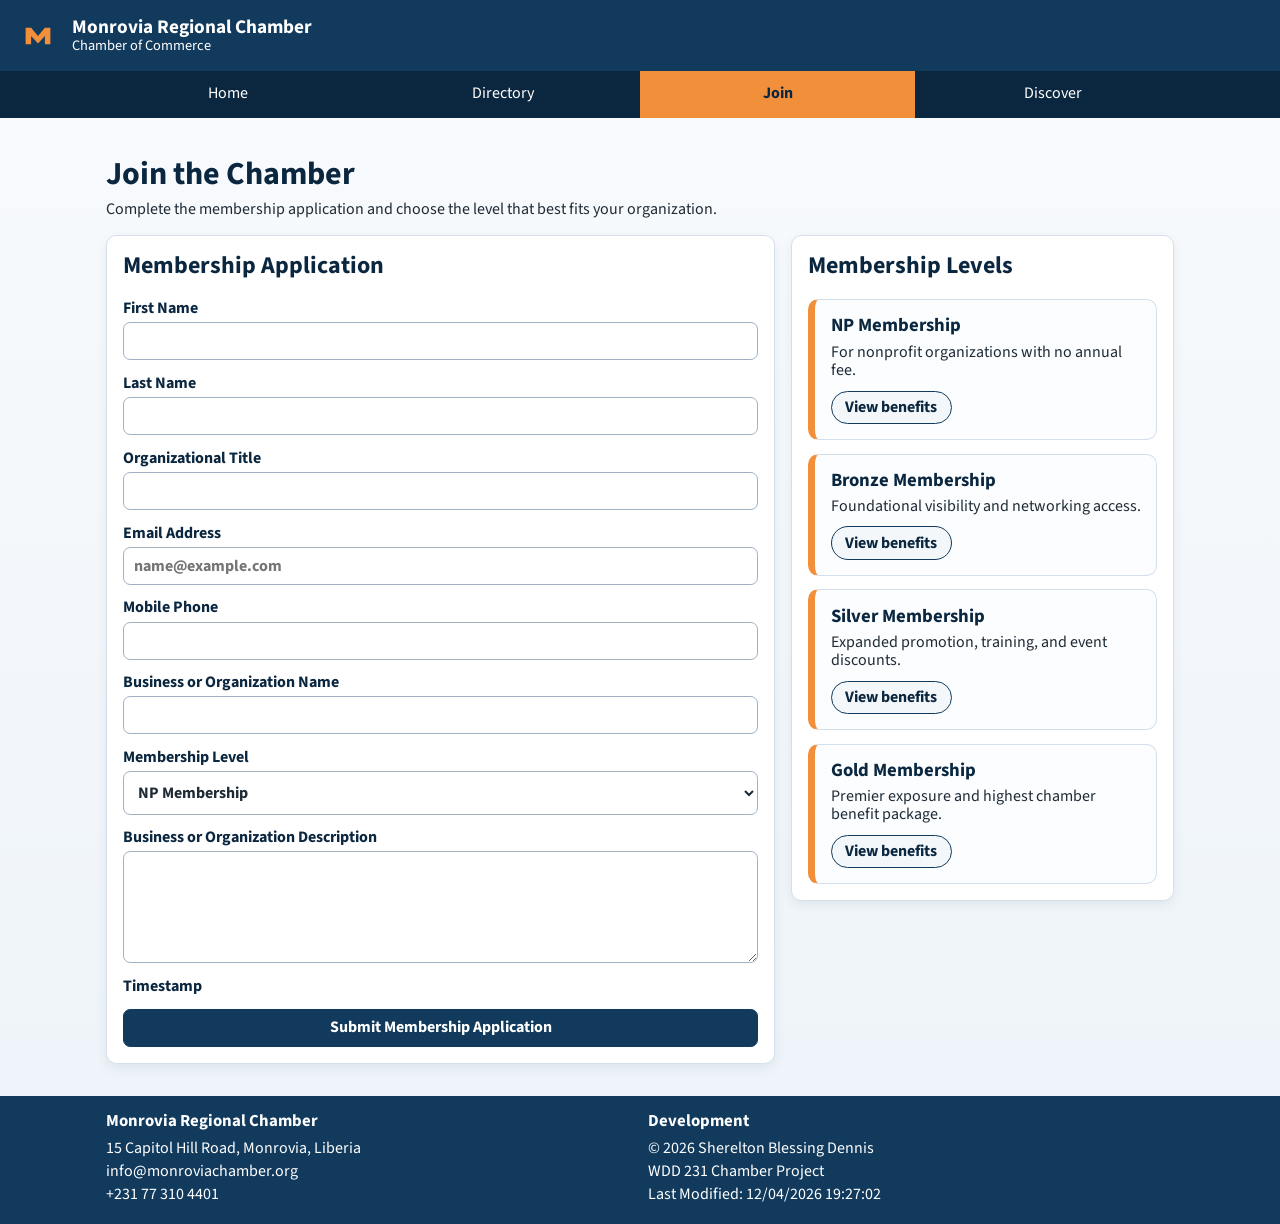
<file: chamber/join.html>
<!DOCTYPE html>
<html lang="en-US">
<head>
  <meta charset="UTF-8">
  <meta name="viewport" content="width=device-width, initial-scale=1.0">
  <meta name="description" content="Apply to join the Monrovia Regional Chamber of Commerce and compare membership levels.">
  <meta name="author" content="Sherelton Blessing Dennis">
  <meta property="og:title" content="Monrovia Regional Chamber | Join">
  <meta property="og:description" content="Submit a chamber membership application and review benefits for NP, Bronze, Silver, and Gold levels.">
  <meta property="og:image" content="https://shereltondennis.github.io/wdd231/chamber/images/chamber-social.svg">
  <meta property="og:url" content="https://shereltondennis.github.io/wdd231/chamber/join.html">
  <meta property="og:type" content="website">
  <title>Monrovia Regional Chamber | Join</title>
  <link rel="icon" href="images/favicon.svg" type="image/svg+xml">
  <link rel="preconnect" href="https://fonts.googleapis.com">
  <link rel="preconnect" href="https://fonts.gstatic.com" crossorigin>
  <link href="https://fonts.googleapis.com/css2?family=Source+Sans+3:wght@400;600;700&display=swap" rel="stylesheet">
  <link rel="stylesheet" href="styles/normalize.css">
  <link rel="stylesheet" href="styles/small.css">
  <link rel="stylesheet" href="styles/larger.css">
  <link rel="stylesheet" href="styles/join.css">
  <script src="scripts/navigation.js" defer></script>
  <script src="scripts/footer.js" defer></script>
  <script src="scripts/join.js" defer></script>
</head>
<body>
  <a class="skip-link" href="#main-content">Skip to main content</a>

  <header class="site-header">
    <div class="brand-wrap">
      <img src="images/favicon.svg" alt="" width="44" height="44">
      <div>
        <p class="site-title">Monrovia Regional Chamber</p>
        <p class="site-subtitle">Chamber of Commerce</p>
      </div>
    </div>
    <button id="menuButton" class="menu-button" type="button" aria-label="Toggle navigation" aria-expanded="false" aria-controls="primary-navigation">
      <span aria-hidden="true">&#9776;</span>
    </button>
  </header>

  <nav id="primary-navigation" class="site-nav" aria-label="Primary navigation">
    <ul>
      <li><a href="index.html">Home</a></li>
      <li><a href="directory.html">Directory</a></li>
      <li><a href="join.html" aria-current="page">Join</a></li>
      <li><a href="discover.html">Discover</a></li>
    </ul>
  </nav>

  <main id="main-content">
    <h1>Join the Chamber</h1>
    <p class="intro">Complete the membership application and choose the level that best fits your organization.</p>

    <div class="join-layout">
      <section class="application-panel" aria-labelledby="application-heading">
        <h2 id="application-heading">Membership Application</h2>
        <form method="get" action="thankyou.html" class="join-form">
          <label>
            First Name
            <input type="text" name="firstName" title="Applicant's first name" autocomplete="given-name" required>
          </label>

          <label>
            Last Name
            <input type="text" name="lastName" title="Applicant's last name" autocomplete="family-name" required>
          </label>

          <label>
            Organizational Title
            <input type="text" name="organizationTitle" title="Applicant's organizational title using at least seven letters, spaces, or hyphens" autocomplete="organization-title" pattern="[A-Za-z \-]{7,}">
          </label>

          <label>
            Email Address
            <input type="email" name="email" title="Applicant's email address" autocomplete="email" placeholder="name@example.com" required>
          </label>

          <label>
            Mobile Phone
            <input type="tel" name="phone" title="Applicant's mobile phone number" autocomplete="tel" required>
          </label>

          <label>
            Business or Organization Name
            <input type="text" name="organization" title="Business or organization name" autocomplete="organization" required>
          </label>

          <label>
            Membership Level
            <select name="membership" title="Select a membership level" required>
              <option value="np">NP Membership</option>
              <option value="bronze">Bronze Membership</option>
              <option value="silver">Silver Membership</option>
              <option value="gold">Gold Membership</option>
            </select>
          </label>

          <label>
            Business or Organization Description
            <textarea name="description" title="Business or organization description" rows="5"></textarea>
          </label>

          <label class="hidden-field">
            Timestamp
            <input type="hidden" name="timestamp" id="timestamp">
          </label>

          <input type="submit" value="Submit Membership Application">
        </form>
      </section>

      <section class="membership-panel" aria-labelledby="membership-heading">
        <h2 id="membership-heading">Membership Levels</h2>
        <div class="membership-cards">
          <article class="membership-card">
            <h3>NP Membership</h3>
            <p>For nonprofit organizations with no annual fee.</p>
            <a href="#np-modal" data-modal="np-modal">View benefits</a>
          </article>

          <article class="membership-card">
            <h3>Bronze Membership</h3>
            <p>Foundational visibility and networking access.</p>
            <a href="#bronze-modal" data-modal="bronze-modal">View benefits</a>
          </article>

          <article class="membership-card">
            <h3>Silver Membership</h3>
            <p>Expanded promotion, training, and event discounts.</p>
            <a href="#silver-modal" data-modal="silver-modal">View benefits</a>
          </article>

          <article class="membership-card">
            <h3>Gold Membership</h3>
            <p>Premier exposure and highest chamber benefit package.</p>
            <a href="#gold-modal" data-modal="gold-modal">View benefits</a>
          </article>
        </div>
      </section>
    </div>
  </main>

  <dialog id="np-modal" class="membership-modal">
    <h2>NP Membership Benefits</h2>
    <p>No annual fee for qualified nonprofit organizations.</p>
    <ul>
      <li>Chamber directory listing</li>
      <li>Community event announcements</li>
      <li>Access to nonprofit networking sessions</li>
    </ul>
    <button type="button" data-close>Close</button>
  </dialog>

  <dialog id="bronze-modal" class="membership-modal">
    <h2>Bronze Membership Benefits</h2>
    <p>Entry-level chamber support for growing organizations.</p>
    <ul>
      <li>Business directory listing</li>
      <li>Member newsletter features</li>
      <li>Standard chamber event access</li>
    </ul>
    <button type="button" data-close>Close</button>
  </dialog>

  <dialog id="silver-modal" class="membership-modal">
    <h2>Silver Membership Benefits</h2>
    <p>More promotion and professional development opportunities.</p>
    <ul>
      <li>All Bronze benefits</li>
      <li>Training workshop discounts</li>
      <li>Rotating home page spotlight eligibility</li>
      <li>Priority booth selection at chamber events</li>
    </ul>
    <button type="button" data-close>Close</button>
  </dialog>

  <dialog id="gold-modal" class="membership-modal">
    <h2>Gold Membership Benefits</h2>
    <p>Premier chamber visibility and event access.</p>
    <ul>
      <li>All Silver benefits</li>
      <li>Featured advertising placement</li>
      <li>Complimentary signature event tickets</li>
      <li>Invitation to executive roundtables</li>
    </ul>
    <button type="button" data-close>Close</button>
  </dialog>

  <footer>
    <div class="footer-content">
      <section>
        <h2>Monrovia Regional Chamber</h2>
        <p>15 Capitol Hill Road, Monrovia, Liberia</p>
        <p>info@monroviachamber.org</p>
        <p>+231 77 310 4401</p>
      </section>
      <section>
        <h2>Development</h2>
        <p>&copy; <span id="currentYear"></span> Sherelton Blessing Dennis</p>
        <p>WDD 231 Chamber Project</p>
        <p id="lastModified"></p>
      </section>
    </div>
  </footer>
</body>
</html>
</file>
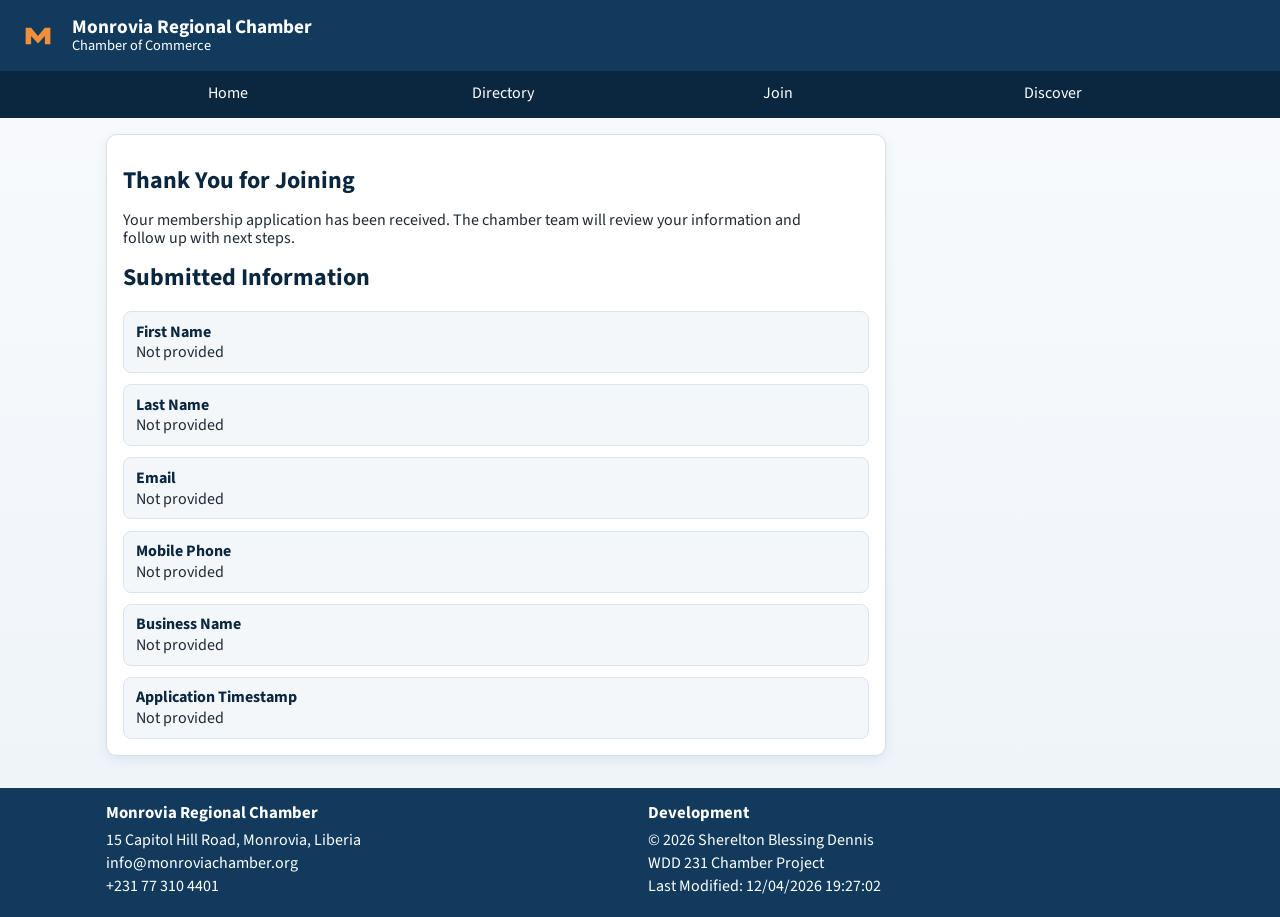
<file: chamber/thankyou.html>
<!DOCTYPE html>
<html lang="en-US">
<head>
  <meta charset="UTF-8">
  <meta name="viewport" content="width=device-width, initial-scale=1.0">
  <meta name="description" content="Thank you page for Monrovia Regional Chamber of Commerce membership applications.">
  <meta name="author" content="Sherelton Blessing Dennis">
  <meta property="og:title" content="Monrovia Regional Chamber | Thank You">
  <meta property="og:description" content="Confirmation page for submitted Monrovia Regional Chamber membership applications.">
  <meta property="og:image" content="https://shereltondennis.github.io/wdd231/chamber/images/chamber-social.svg">
  <meta property="og:url" content="https://shereltondennis.github.io/wdd231/chamber/thankyou.html">
  <meta property="og:type" content="website">
  <title>Monrovia Regional Chamber | Thank You</title>
  <link rel="icon" href="images/favicon.svg" type="image/svg+xml">
  <link rel="preconnect" href="https://fonts.googleapis.com">
  <link rel="preconnect" href="https://fonts.gstatic.com" crossorigin>
  <link href="https://fonts.googleapis.com/css2?family=Source+Sans+3:wght@400;600;700&display=swap" rel="stylesheet">
  <link rel="stylesheet" href="styles/normalize.css">
  <link rel="stylesheet" href="styles/small.css">
  <link rel="stylesheet" href="styles/larger.css">
  <link rel="stylesheet" href="styles/join.css">
  <script src="scripts/navigation.js" defer></script>
  <script src="scripts/footer.js" defer></script>
  <script src="scripts/thankyou.js" defer></script>
</head>
<body>
  <a class="skip-link" href="#main-content">Skip to main content</a>

  <header class="site-header">
    <div class="brand-wrap">
      <img src="images/favicon.svg" alt="" width="44" height="44">
      <div>
        <p class="site-title">Monrovia Regional Chamber</p>
        <p class="site-subtitle">Chamber of Commerce</p>
      </div>
    </div>
    <button id="menuButton" class="menu-button" type="button" aria-label="Toggle navigation" aria-expanded="false" aria-controls="primary-navigation">
      <span aria-hidden="true">&#9776;</span>
    </button>
  </header>

  <nav id="primary-navigation" class="site-nav" aria-label="Primary navigation">
    <ul>
      <li><a href="index.html">Home</a></li>
      <li><a href="directory.html">Directory</a></li>
      <li><a href="join.html">Join</a></li>
      <li><a href="discover.html">Discover</a></li>
    </ul>
  </nav>

  <main id="main-content">
    <section class="thankyou-panel" aria-labelledby="thankyou-heading">
      <h1 id="thankyou-heading">Thank You for Joining</h1>
      <p>Your membership application has been received. The chamber team will review your information and follow up with next steps.</p>

      <h2>Submitted Information</h2>
      <dl class="submission-summary">
        <div>
          <dt>First Name</dt>
          <dd id="summary-firstName"></dd>
        </div>
        <div>
          <dt>Last Name</dt>
          <dd id="summary-lastName"></dd>
        </div>
        <div>
          <dt>Email</dt>
          <dd id="summary-email"></dd>
        </div>
        <div>
          <dt>Mobile Phone</dt>
          <dd id="summary-phone"></dd>
        </div>
        <div>
          <dt>Business Name</dt>
          <dd id="summary-organization"></dd>
        </div>
        <div>
          <dt>Application Timestamp</dt>
          <dd id="summary-timestamp"></dd>
        </div>
      </dl>
    </section>
  </main>

  <footer>
    <div class="footer-content">
      <section>
        <h2>Monrovia Regional Chamber</h2>
        <p>15 Capitol Hill Road, Monrovia, Liberia</p>
        <p>info@monroviachamber.org</p>
        <p>+231 77 310 4401</p>
      </section>
      <section>
        <h2>Development</h2>
        <p>&copy; <span id="currentYear"></span> Sherelton Blessing Dennis</p>
        <p>WDD 231 Chamber Project</p>
        <p id="lastModified"></p>
      </section>
    </div>
  </footer>
</body>
</html>
</file>
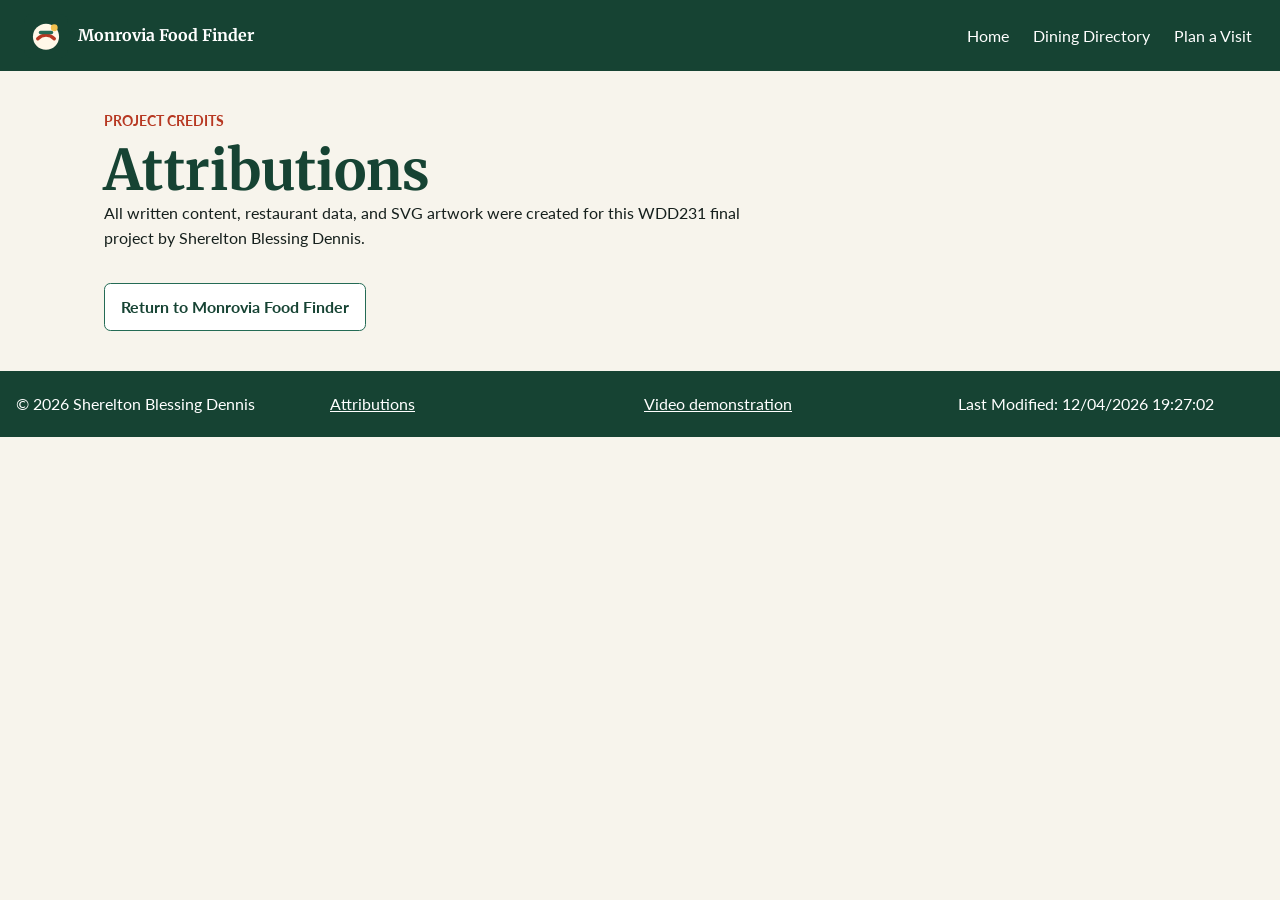
<file: final/attributions.html>
<!DOCTYPE html>
<html lang="en">
<head>
  <meta charset="UTF-8">
  <meta name="viewport" content="width=device-width, initial-scale=1.0">
  <meta name="description" content="Attributions for the Monrovia Food Finder final project.">
  <meta name="author" content="Sherelton Blessing Dennis">
  <meta property="og:title" content="Monrovia Food Finder Attributions">
  <meta property="og:description" content="Credits and source notes for the Monrovia Food Finder final project.">
  <meta property="og:type" content="website">
  <meta property="og:image" content="https://shereltondennis.github.io/wdd231/final/images/monrovia-food-finder.svg">
  <meta property="og:url" content="https://shereltondennis.github.io/wdd231/final/attributions.html">
  <title>Monrovia Food Finder | Attributions</title>
  <link rel="icon" href="images/favicon.svg" type="image/svg+xml">
  <link rel="preconnect" href="https://fonts.googleapis.com">
  <link rel="preconnect" href="https://fonts.gstatic.com" crossorigin>
  <link href="https://fonts.googleapis.com/css2?family=Lato:wght@400;700&family=Merriweather:wght@700&display=swap" rel="stylesheet">
  <link rel="stylesheet" href="styles/normalize.css">
  <link rel="stylesheet" href="styles/site.css">
  <script type="module" src="scripts/main.js"></script>
</head>
<body>
  <a class="skip-link" href="#main-content">Skip to main content</a>
  <header class="site-header">
    <a class="brand" href="index.html" aria-label="Monrovia Food Finder home">
      <img src="images/favicon.svg" alt="" width="44" height="44">
      <span>Monrovia Food Finder</span>
    </a>
    <button class="nav-toggle" type="button" aria-label="Toggle navigation" aria-expanded="false" aria-controls="primary-navigation">
      <span aria-hidden="true">&#9776;</span>
    </button>
    <nav id="primary-navigation" class="site-nav" aria-label="Primary navigation">
      <a href="index.html">Home</a>
      <a href="directory.html">Dining Directory</a>
      <a href="plan.html">Plan a Visit</a>
    </nav>
  </header>

  <main id="main-content">
    <section class="page-heading">
      <p class="eyebrow">Project credits</p>
      <h1>Attributions</h1>
      <p>All written content, restaurant data, and SVG artwork were created for this WDD231 final project by Sherelton Blessing Dennis.</p>
    </section>
    <p><a class="button secondary" href="index.html">Return to Monrovia Food Finder</a></p>
  </main>

  <footer class="site-footer">
    <p>&copy; <span id="current-year"></span> Sherelton Blessing Dennis</p>
    <p><a href="attributions.html">Attributions</a></p>
    <p><a href="https://www.youtube.com/" target="_blank" rel="noopener">Video demonstration</a></p>
    <p id="last-modified"></p>
  </footer>
</body>
</html>
</file>
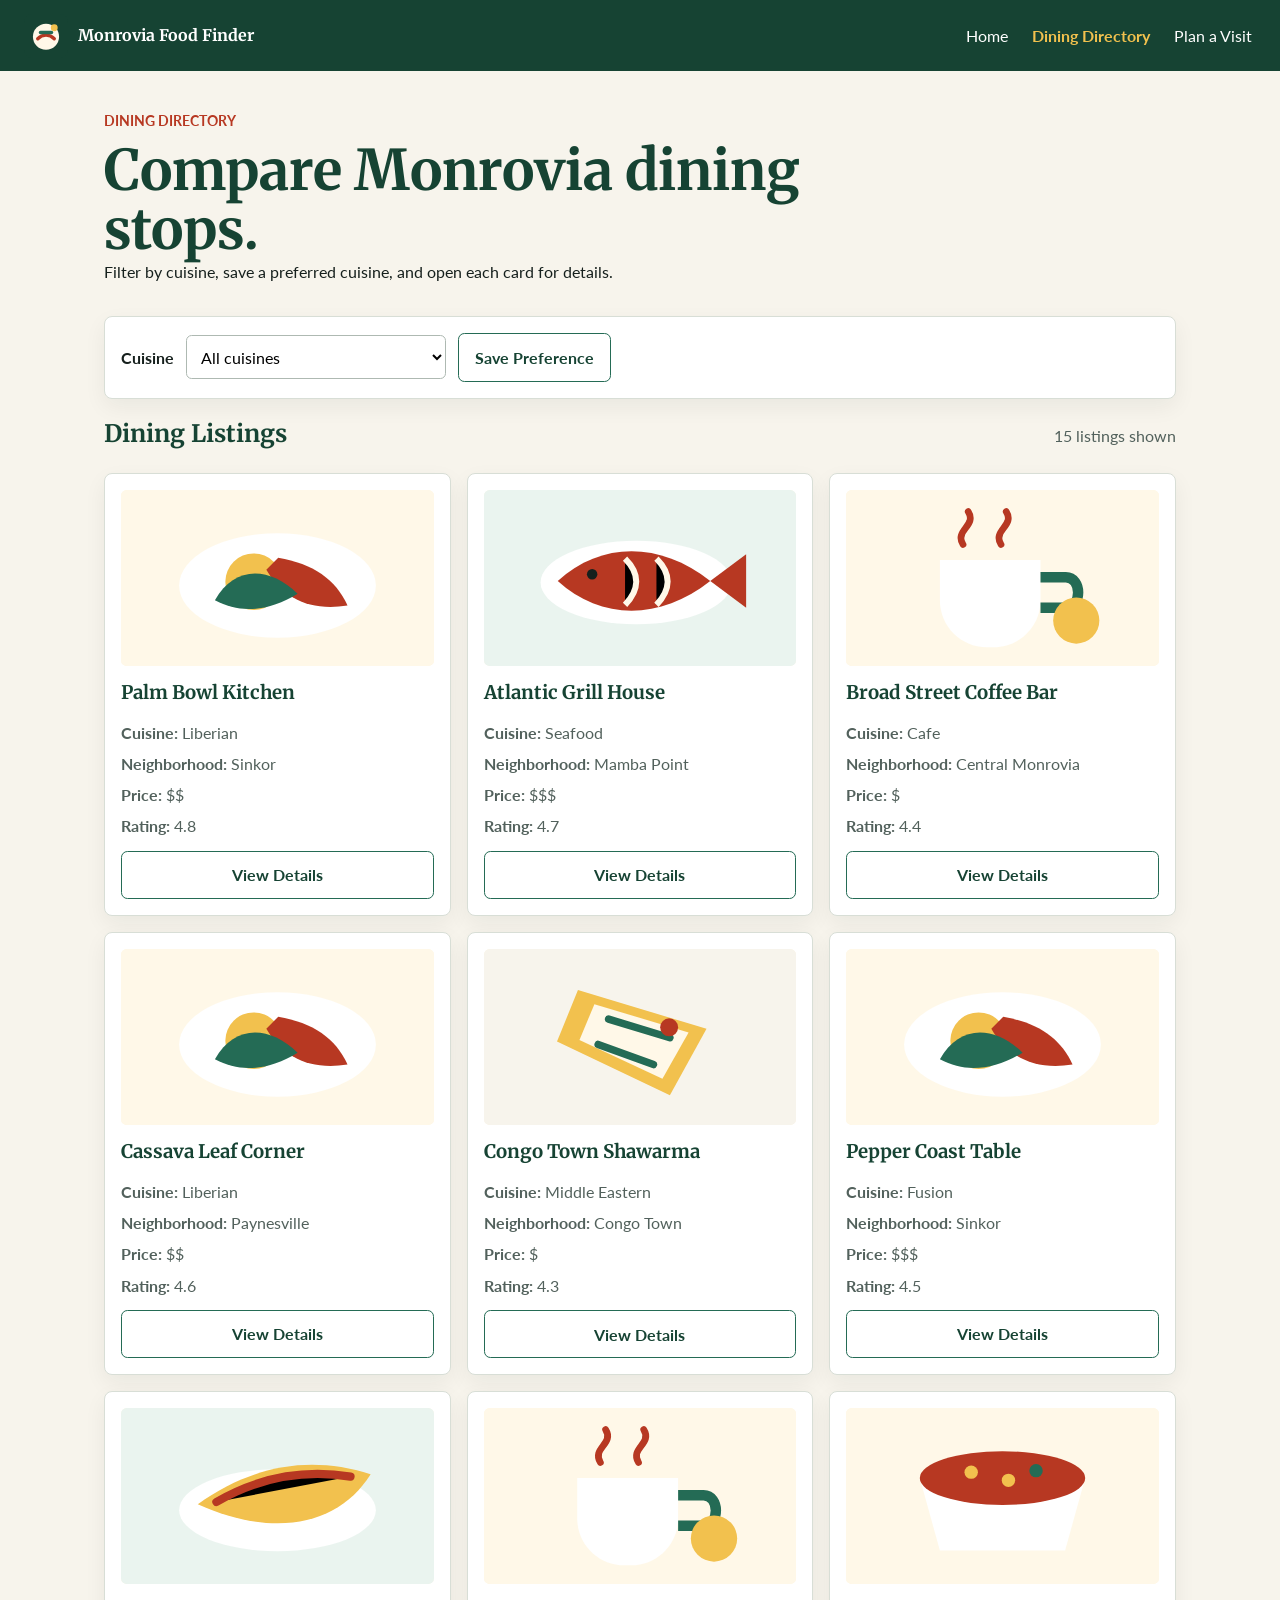
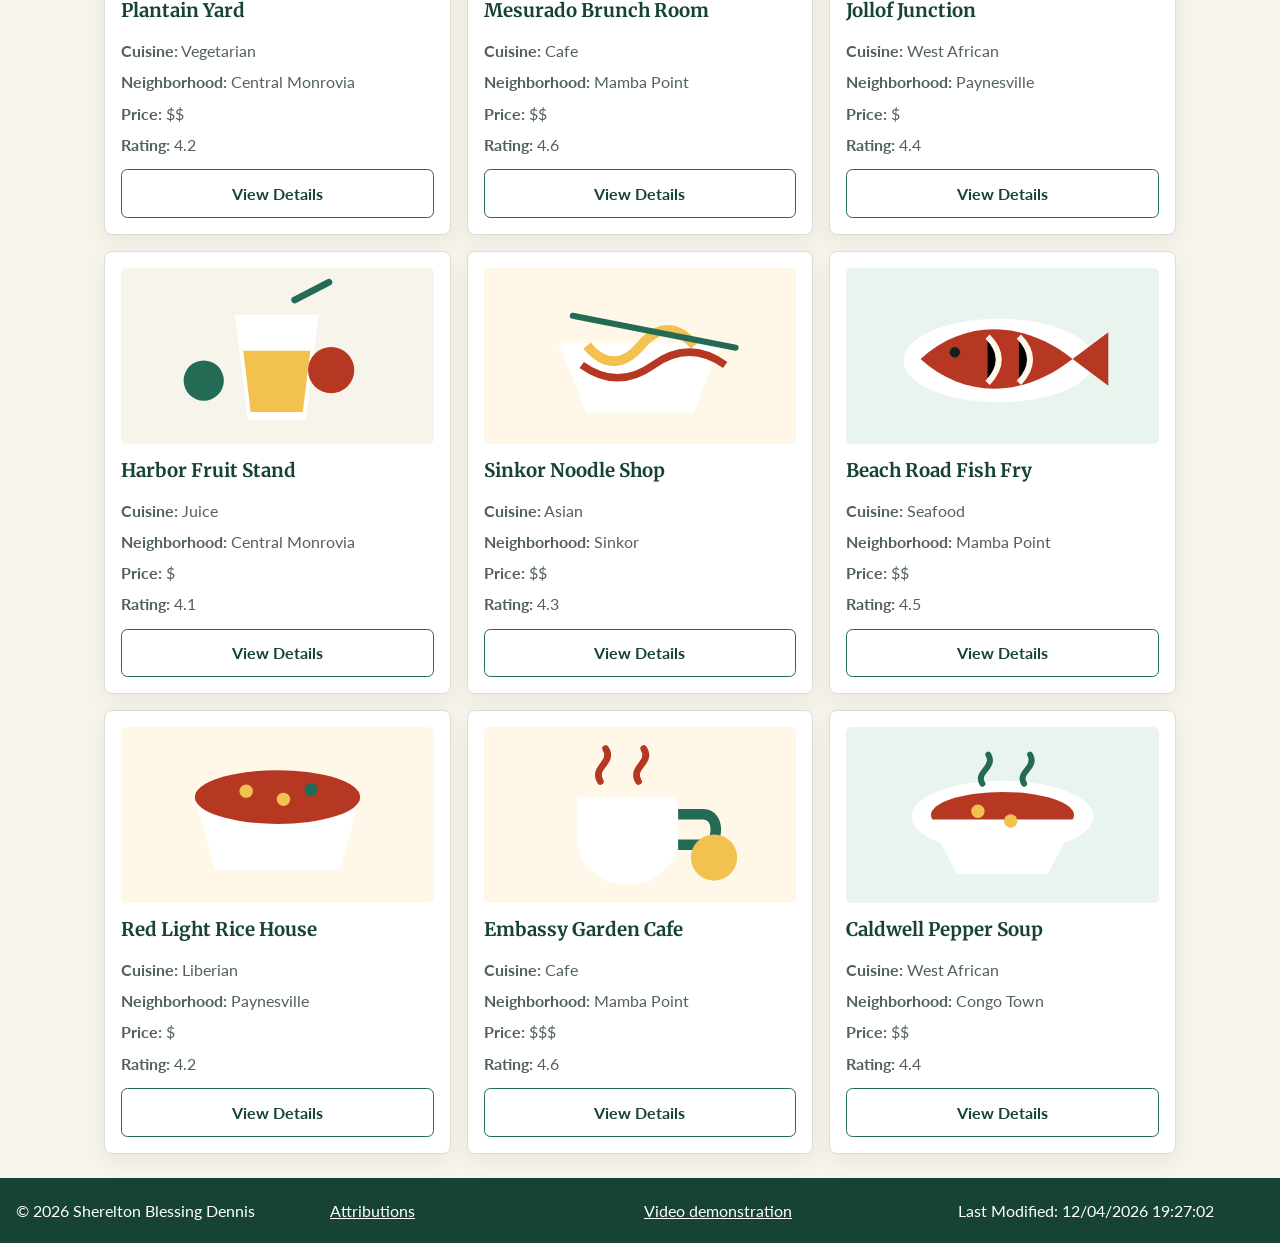
<file: final/directory.html>
<!DOCTYPE html>
<html lang="en">
<head>
  <meta charset="UTF-8">
  <meta name="viewport" content="width=device-width, initial-scale=1.0">
  <meta name="description" content="Browse fifteen Monrovia dining listings by cuisine, neighborhood, price range, rating, and best time to visit.">
  <meta name="author" content="Sherelton Blessing Dennis">
  <meta property="og:title" content="Monrovia Food Finder Dining Directory">
  <meta property="og:description" content="Filter local Monrovia dining listings and open details in an accessible modal dialog.">
  <meta property="og:type" content="website">
  <meta property="og:image" content="https://shereltondennis.github.io/wdd231/final/images/monrovia-food-finder.svg">
  <meta property="og:url" content="https://shereltondennis.github.io/wdd231/final/directory.html">
  <title>Monrovia Food Finder | Dining Directory</title>
  <link rel="icon" href="images/favicon.svg" type="image/svg+xml">
  <link rel="preconnect" href="https://fonts.googleapis.com">
  <link rel="preconnect" href="https://fonts.gstatic.com" crossorigin>
  <link href="https://fonts.googleapis.com/css2?family=Lato:wght@400;700&family=Merriweather:wght@700&display=swap" rel="stylesheet">
  <link rel="stylesheet" href="styles/normalize.css">
  <link rel="stylesheet" href="styles/site.css">
  <script type="module" src="scripts/directory.js"></script>
</head>
<body>
  <a class="skip-link" href="#main-content">Skip to main content</a>
  <header class="site-header">
    <a class="brand" href="index.html" aria-label="Monrovia Food Finder home">
      <img src="images/favicon.svg" alt="" width="44" height="44">
      <span>Monrovia Food Finder</span>
    </a>
    <button class="nav-toggle" type="button" aria-label="Toggle navigation" aria-expanded="false" aria-controls="primary-navigation">
      <span aria-hidden="true">&#9776;</span>
    </button>
    <nav id="primary-navigation" class="site-nav" aria-label="Primary navigation">
      <a href="index.html">Home</a>
      <a href="directory.html" aria-current="page">Dining Directory</a>
      <a href="plan.html">Plan a Visit</a>
    </nav>
  </header>

  <main id="main-content">
    <section class="page-heading">
      <p class="eyebrow">Dining directory</p>
      <h1>Compare Monrovia dining stops.</h1>
      <p>Filter by cuisine, save a preferred cuisine, and open each card for details.</p>
    </section>

    <section class="toolbar" aria-label="Directory controls">
      <label for="cuisine-filter">Cuisine</label>
      <select id="cuisine-filter">
        <option value="all">All cuisines</option>
      </select>
      <button id="save-preference" class="button secondary" type="button">Save Preference</button>
      <p id="preference-note" class="status" aria-live="polite"></p>
    </section>

    <section>
      <div class="list-summary">
        <h2>Dining Listings</h2>
        <p id="listing-count"></p>
      </div>
      <div id="restaurant-grid" class="restaurant-grid" aria-live="polite"></div>
    </section>
  </main>

  <dialog id="details-dialog" class="details-dialog" aria-labelledby="dialog-title">
    <button id="dialog-close" class="icon-button" type="button" aria-label="Close details">&times;</button>
    <h2 id="dialog-title"></h2>
    <div id="dialog-content"></div>
  </dialog>

  <footer class="site-footer">
    <p>&copy; <span id="current-year"></span> Sherelton Blessing Dennis</p>
    <p><a href="attributions.html">Attributions</a></p>
    <p><a href="https://www.youtube.com/" target="_blank" rel="noopener">Video demonstration</a></p>
    <p id="last-modified"></p>
  </footer>
</body>
</html>
</file>
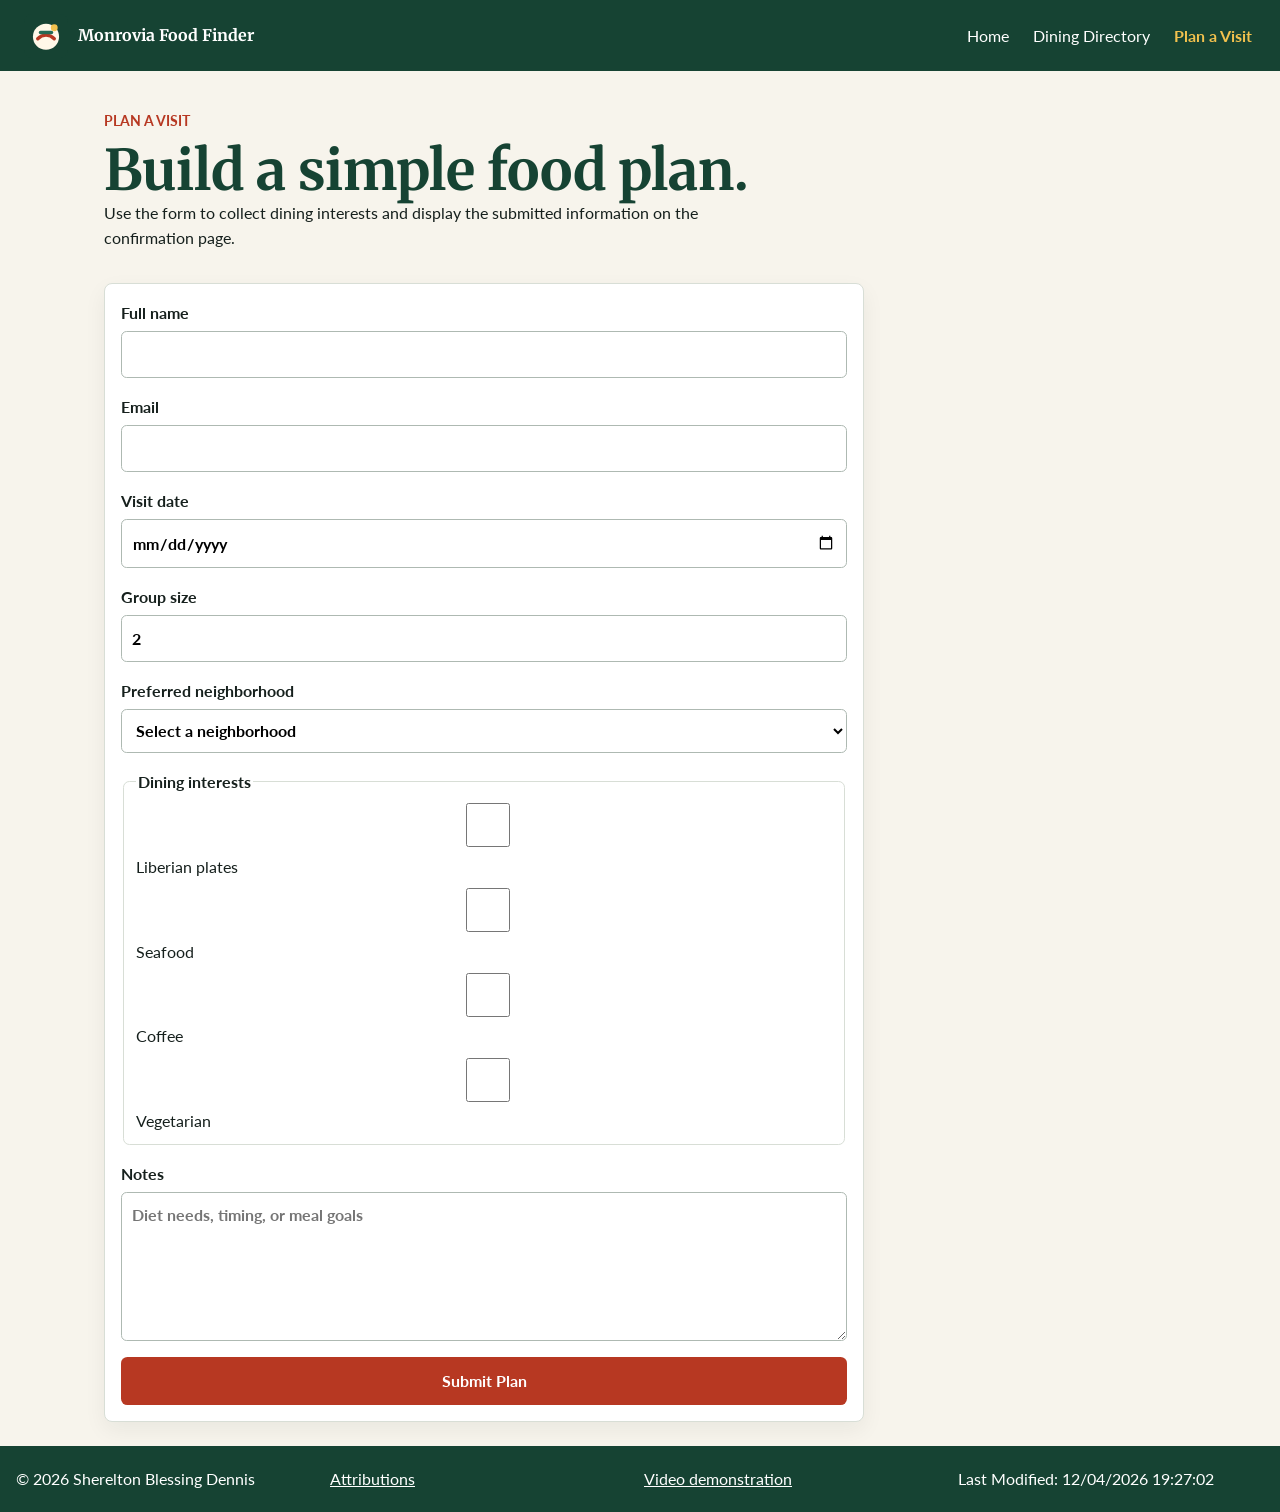
<file: final/plan.html>
<!DOCTYPE html>
<html lang="en">
<head>
  <meta charset="UTF-8">
  <meta name="viewport" content="width=device-width, initial-scale=1.0">
  <meta name="description" content="Plan a Monrovia food visit by sharing cuisine interests, group size, travel date, and neighborhood preferences.">
  <meta name="author" content="Sherelton Blessing Dennis">
  <meta property="og:title" content="Plan a Monrovia Food Visit">
  <meta property="og:description" content="Send a simple Monrovia dining plan request with an accessible HTML form.">
  <meta property="og:type" content="website">
  <meta property="og:image" content="https://shereltondennis.github.io/wdd231/final/images/monrovia-food-finder.svg">
  <meta property="og:url" content="https://shereltondennis.github.io/wdd231/final/plan.html">
  <title>Monrovia Food Finder | Plan a Visit</title>
  <link rel="icon" href="images/favicon.svg" type="image/svg+xml">
  <link rel="preconnect" href="https://fonts.googleapis.com">
  <link rel="preconnect" href="https://fonts.gstatic.com" crossorigin>
  <link href="https://fonts.googleapis.com/css2?family=Lato:wght@400;700&family=Merriweather:wght@700&display=swap" rel="stylesheet">
  <link rel="stylesheet" href="styles/normalize.css">
  <link rel="stylesheet" href="styles/site.css">
  <script type="module" src="scripts/main.js"></script>
</head>
<body>
  <a class="skip-link" href="#main-content">Skip to main content</a>
  <header class="site-header">
    <a class="brand" href="index.html" aria-label="Monrovia Food Finder home">
      <img src="images/favicon.svg" alt="" width="44" height="44">
      <span>Monrovia Food Finder</span>
    </a>
    <button class="nav-toggle" type="button" aria-label="Toggle navigation" aria-expanded="false" aria-controls="primary-navigation">
      <span aria-hidden="true">&#9776;</span>
    </button>
    <nav id="primary-navigation" class="site-nav" aria-label="Primary navigation">
      <a href="index.html">Home</a>
      <a href="directory.html">Dining Directory</a>
      <a href="plan.html" aria-current="page">Plan a Visit</a>
    </nav>
  </header>

  <main id="main-content">
    <section class="page-heading">
      <p class="eyebrow">Plan a visit</p>
      <h1>Build a simple food plan.</h1>
      <p>Use the form to collect dining interests and display the submitted information on the confirmation page.</p>
    </section>

    <form class="plan-form" method="get" action="thanks.html">
      <label>
        Full name
        <input type="text" name="name" autocomplete="name" required>
      </label>
      <label>
        Email
        <input type="email" name="email" autocomplete="email" required>
      </label>
      <label>
        Visit date
        <input type="date" name="visit-date" required>
      </label>
      <label>
        Group size
        <input type="number" name="group-size" min="1" max="20" value="2" required>
      </label>
      <label>
        Preferred neighborhood
        <select name="neighborhood" required>
          <option value="">Select a neighborhood</option>
          <option>Sinkor</option>
          <option>Mamba Point</option>
          <option>Central Monrovia</option>
          <option>Congo Town</option>
          <option>Paynesville</option>
        </select>
      </label>
      <fieldset>
        <legend>Dining interests</legend>
        <label><input type="checkbox" name="interest" value="Liberian plates"> Liberian plates</label>
        <label><input type="checkbox" name="interest" value="Seafood"> Seafood</label>
        <label><input type="checkbox" name="interest" value="Coffee"> Coffee</label>
        <label><input type="checkbox" name="interest" value="Vegetarian"> Vegetarian</label>
      </fieldset>
      <label>
        Notes
        <textarea name="notes" rows="5" placeholder="Diet needs, timing, or meal goals"></textarea>
      </label>
      <button class="button primary" type="submit">Submit Plan</button>
    </form>
  </main>

  <footer class="site-footer">
    <p>&copy; <span id="current-year"></span> Sherelton Blessing Dennis</p>
    <p><a href="attributions.html">Attributions</a></p>
    <p><a href="https://www.youtube.com/" target="_blank" rel="noopener">Video demonstration</a></p>
    <p id="last-modified"></p>
  </footer>
</body>
</html>
</file>
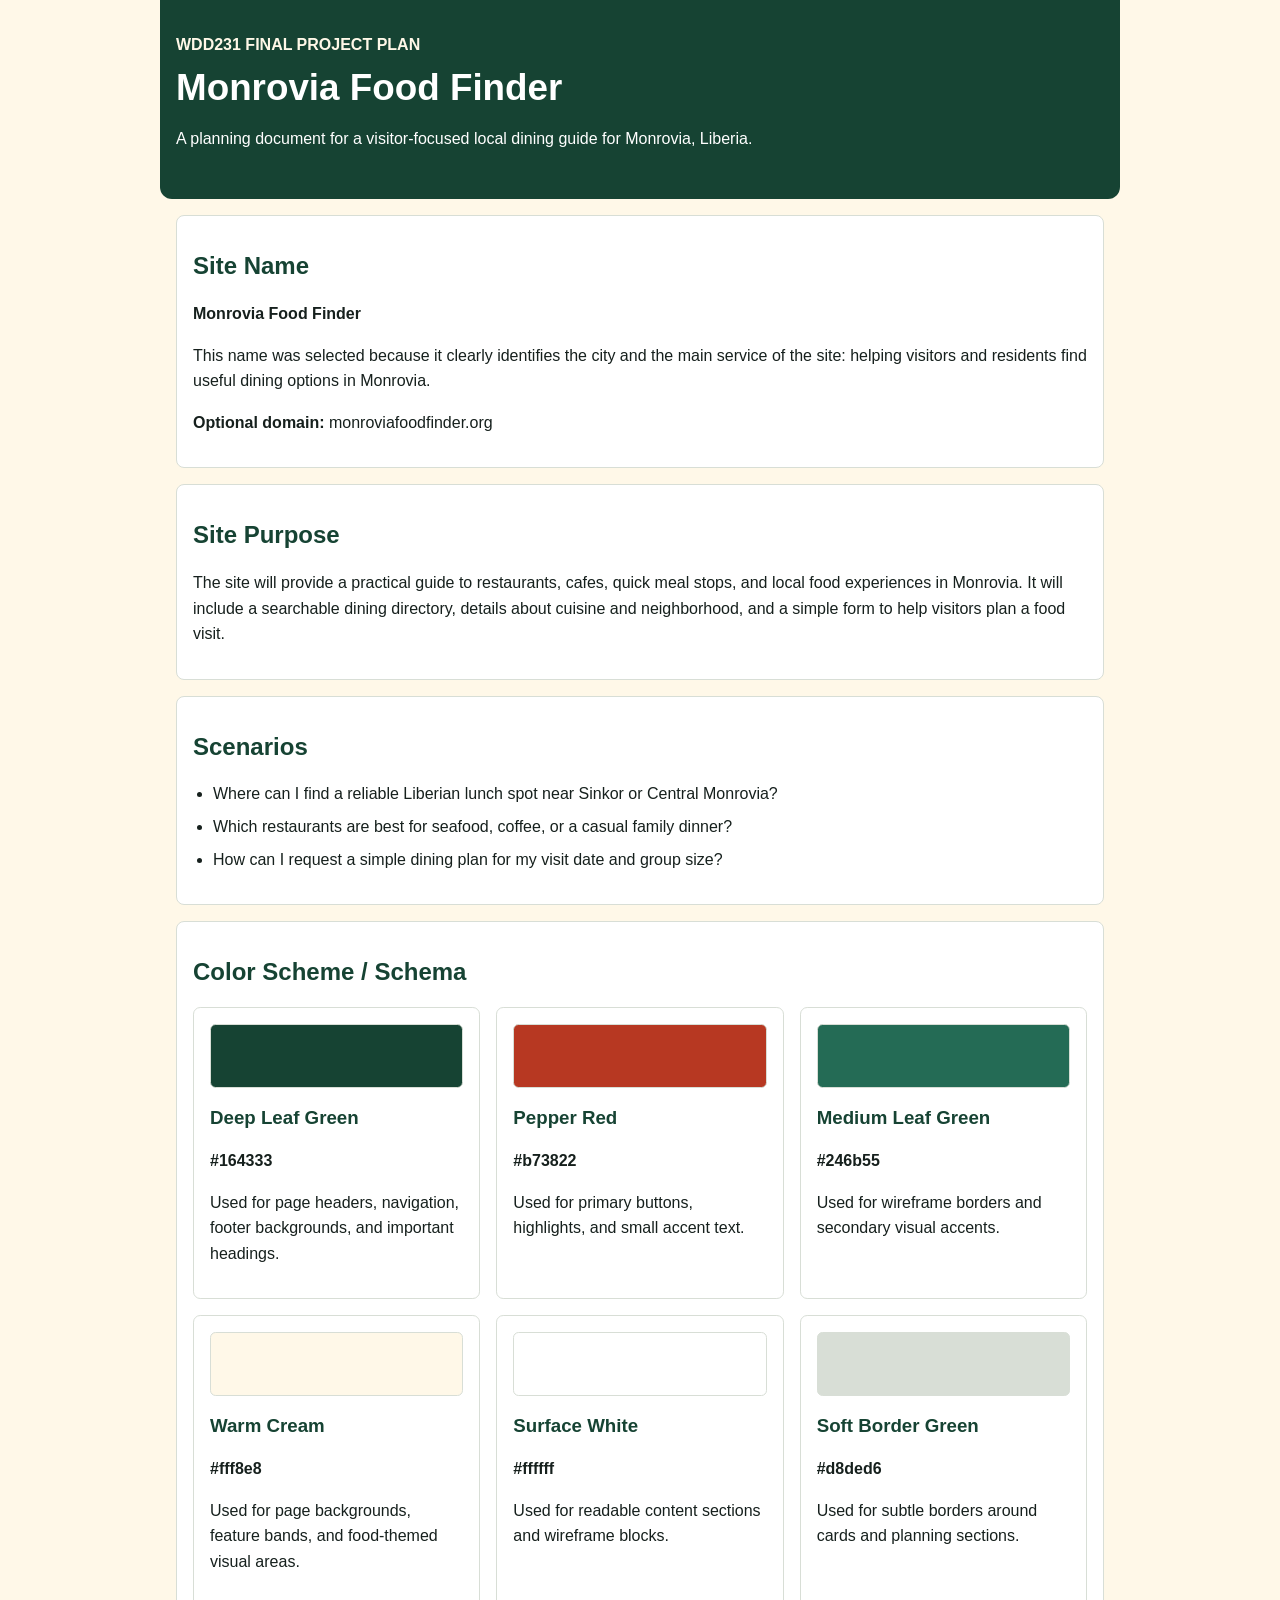
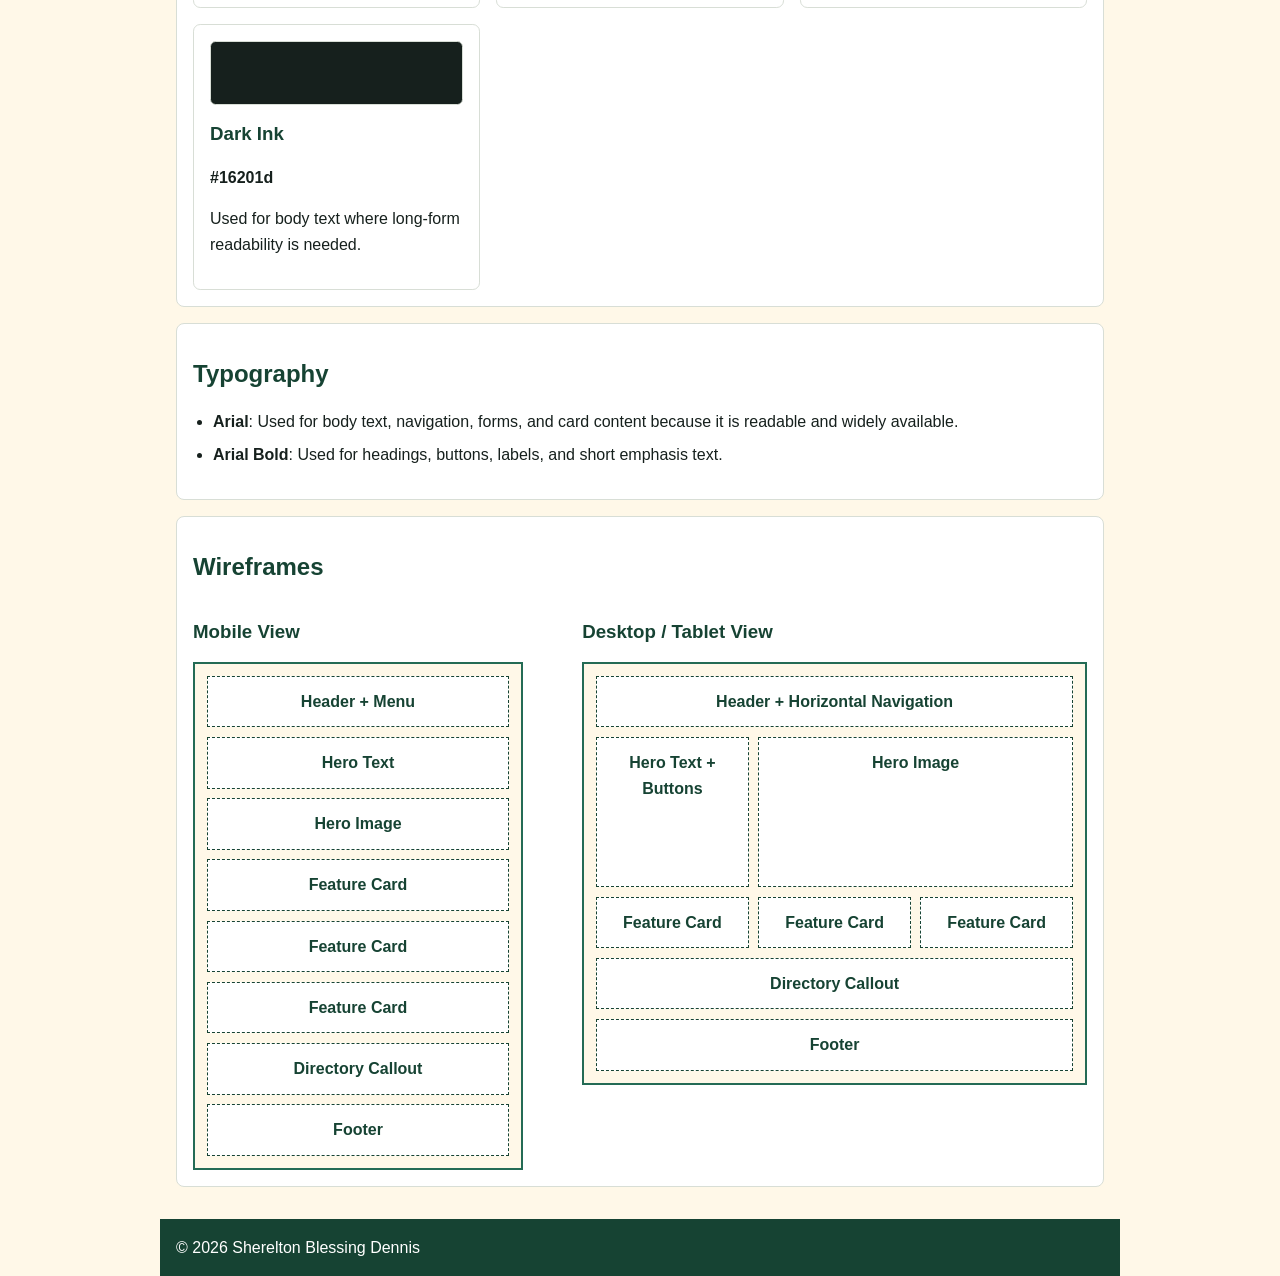
<file: final/site-plan.html>
<!DOCTYPE html>
<html lang="en">
<head>
  <meta charset="UTF-8">
  <meta name="viewport" content="width=device-width, initial-scale=1.0">
  <meta name="description" content="Website plan for the Monrovia Food Finder WDD231 final project.">
  <meta name="author" content="Sherelton Blessing Dennis">
  <title>Monrovia Food Finder Site Plan</title>
  <link rel="stylesheet" href="styles/site-plan.css">
</head>
<body>
  <header>
    <p class="kicker">WDD231 Final Project Plan</p>
    <h1>Monrovia Food Finder</h1>
    <p>A planning document for a visitor-focused local dining guide for Monrovia, Liberia.</p>
  </header>

  <main>
    <section>
      <h2>Site Name</h2>
      <p><strong>Monrovia Food Finder</strong></p>
      <p>This name was selected because it clearly identifies the city and the main service of the site: helping visitors and residents find useful dining options in Monrovia.</p>
      <p><strong>Optional domain:</strong> monroviafoodfinder.org</p>
    </section>

    <section>
      <h2>Site Purpose</h2>
      <p>The site will provide a practical guide to restaurants, cafes, quick meal stops, and local food experiences in Monrovia. It will include a searchable dining directory, details about cuisine and neighborhood, and a simple form to help visitors plan a food visit.</p>
    </section>

    <section>
      <h2>Scenarios</h2>
      <ul>
        <li>Where can I find a reliable Liberian lunch spot near Sinkor or Central Monrovia?</li>
        <li>Which restaurants are best for seafood, coffee, or a casual family dinner?</li>
        <li>How can I request a simple dining plan for my visit date and group size?</li>
      </ul>
    </section>

    <section>
      <h2>Color Scheme / Schema</h2>
      <div class="swatches">
        <article>
          <div class="swatch leaf"></div>
          <h3>Deep Leaf Green</h3>
          <p><strong>#164333</strong></p>
          <p>Used for page headers, navigation, footer backgrounds, and important headings.</p>
        </article>
        <article>
          <div class="swatch pepper"></div>
          <h3>Pepper Red</h3>
          <p><strong>#b73822</strong></p>
          <p>Used for primary buttons, highlights, and small accent text.</p>
        </article>
        <article>
          <div class="swatch mid-leaf"></div>
          <h3>Medium Leaf Green</h3>
          <p><strong>#246b55</strong></p>
          <p>Used for wireframe borders and secondary visual accents.</p>
        </article>
        <article>
          <div class="swatch cream"></div>
          <h3>Warm Cream</h3>
          <p><strong>#fff8e8</strong></p>
          <p>Used for page backgrounds, feature bands, and food-themed visual areas.</p>
        </article>
        <article>
          <div class="swatch white"></div>
          <h3>Surface White</h3>
          <p><strong>#ffffff</strong></p>
          <p>Used for readable content sections and wireframe blocks.</p>
        </article>
        <article>
          <div class="swatch line"></div>
          <h3>Soft Border Green</h3>
          <p><strong>#d8ded6</strong></p>
          <p>Used for subtle borders around cards and planning sections.</p>
        </article>
        <article>
          <div class="swatch ink"></div>
          <h3>Dark Ink</h3>
          <p><strong>#16201d</strong></p>
          <p>Used for body text where long-form readability is needed.</p>
        </article>
      </div>
    </section>

    <section>
      <h2>Typography</h2>
      <ul>
        <li><strong>Arial</strong>: Used for body text, navigation, forms, and card content because it is readable and widely available.</li>
        <li><strong>Arial Bold</strong>: Used for headings, buttons, labels, and short emphasis text.</li>
      </ul>
    </section>

    <section>
      <h2>Wireframes</h2>
      <div class="wireframes">
        <article>
          <h3>Mobile View</h3>
          <div class="wireframe mobile" aria-label="Mobile home page wireframe">
            <div>Header + Menu</div>
            <div>Hero Text</div>
            <div>Hero Image</div>
            <div>Feature Card</div>
            <div>Feature Card</div>
            <div>Feature Card</div>
            <div>Directory Callout</div>
            <div>Footer</div>
          </div>
        </article>
        <article>
          <h3>Desktop / Tablet View</h3>
          <div class="wireframe desktop" aria-label="Desktop home page wireframe">
            <div class="wide">Header + Horizontal Navigation</div>
            <div class="hero-text">Hero Text + Buttons</div>
            <div class="hero-media">Hero Image</div>
            <div>Feature Card</div>
            <div>Feature Card</div>
            <div>Feature Card</div>
            <div class="wide">Directory Callout</div>
            <div class="wide">Footer</div>
          </div>
        </article>
      </div>
    </section>
  </main>

  <footer>
    <p>&copy; 2026 Sherelton Blessing Dennis</p>
  </footer>
</body>
</html>
</file>
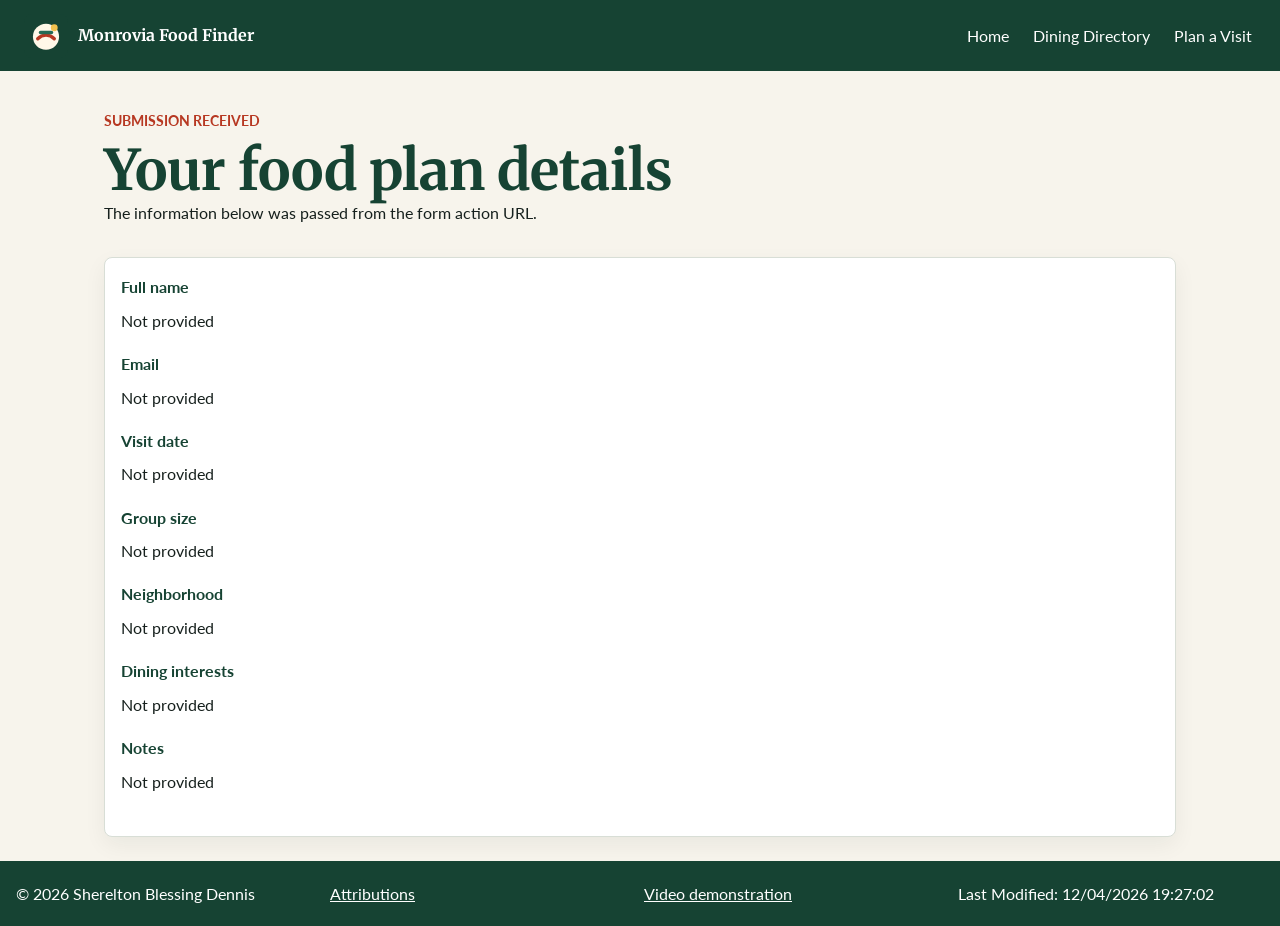
<file: final/thanks.html>
<!DOCTYPE html>
<html lang="en">
<head>
  <meta charset="UTF-8">
  <meta name="viewport" content="width=device-width, initial-scale=1.0">
  <meta name="description" content="Confirmation page displaying submitted Monrovia Food Finder form data.">
  <meta name="author" content="Sherelton Blessing Dennis">
  <meta property="og:title" content="Monrovia Food Finder Submission">
  <meta property="og:description" content="Confirmation page displaying submitted Monrovia Food Finder form data.">
  <meta property="og:type" content="website">
  <meta property="og:image" content="https://shereltondennis.github.io/wdd231/final/images/monrovia-food-finder.svg">
  <meta property="og:url" content="https://shereltondennis.github.io/wdd231/final/thanks.html">
  <title>Monrovia Food Finder | Submission</title>
  <link rel="icon" href="images/favicon.svg" type="image/svg+xml">
  <link rel="preconnect" href="https://fonts.googleapis.com">
  <link rel="preconnect" href="https://fonts.gstatic.com" crossorigin>
  <link href="https://fonts.googleapis.com/css2?family=Lato:wght@400;700&family=Merriweather:wght@700&display=swap" rel="stylesheet">
  <link rel="stylesheet" href="styles/normalize.css">
  <link rel="stylesheet" href="styles/site.css">
  <script type="module" src="scripts/thanks.js"></script>
</head>
<body>
  <a class="skip-link" href="#main-content">Skip to main content</a>
  <header class="site-header">
    <a class="brand" href="index.html" aria-label="Monrovia Food Finder home">
      <img src="images/favicon.svg" alt="" width="44" height="44">
      <span>Monrovia Food Finder</span>
    </a>
    <button class="nav-toggle" type="button" aria-label="Toggle navigation" aria-expanded="false" aria-controls="primary-navigation">
      <span aria-hidden="true">&#9776;</span>
    </button>
    <nav id="primary-navigation" class="site-nav" aria-label="Primary navigation">
      <a href="index.html">Home</a>
      <a href="directory.html">Dining Directory</a>
      <a href="plan.html">Plan a Visit</a>
    </nav>
  </header>

  <main id="main-content">
    <section class="page-heading">
      <p class="eyebrow">Submission received</p>
      <h1>Your food plan details</h1>
      <p>The information below was passed from the form action URL.</p>
    </section>
    <section id="submission-details" class="submission-details" aria-live="polite"></section>
  </main>

  <footer class="site-footer">
    <p>&copy; <span id="current-year"></span> Sherelton Blessing Dennis</p>
    <p><a href="attributions.html">Attributions</a></p>
    <p><a href="https://www.youtube.com/" target="_blank" rel="noopener">Video demonstration</a></p>
    <p id="last-modified"></p>
  </footer>
</body>
</html>
</file>
<file: styles/small.css>
:root {
  --primary: #113a5d;
  --primary-dark: #0b2550;
  --accent: #f28f3b;
  --surface: #f6f9fc;
  --card-bg: #ffffff;
  --card-border: #d8e2ec;
  --text: #142333;
  --muted: #4f5d75;
  --success: #2f855a;
}

html {
  box-sizing: border-box;
  scroll-behavior: smooth;
}
*, *::before, *::after {
  box-sizing: inherit;
}

body {
  font-family: "Source Sans 3", sans-serif;
  margin: 0;
  color: var(--text);
  background: linear-gradient(180deg, #f7f9fb 0%, #e9eef5 100%);
  min-width: 320px;
}

img {
  max-width: 100%;
  display: block;
}

a {
  color: inherit;
  text-decoration: none;
}

button {
  font: inherit;
}

.skip-link {
  position: absolute;
  left: -9999px;
  top: 0.75rem;
  background: var(--surface);
  color: var(--primary-dark);
  padding: 0.6rem 0.9rem;
  border: 2px solid var(--primary);
  border-radius: 0.35rem;
  z-index: 1000;
}

.skip-link:focus {
  left: 1rem;
}

.site-header {
  background: var(--primary);
  color: white;
  display: flex;
  justify-content: space-between;
  align-items: center;
  padding: 1rem;
}

.brand-wrap {
  display: flex;
  align-items: center;
  gap: 0.85rem;
}

.brand-wrap img {
  width: 48px;
  height: 48px;
}

.site-title {
  margin: 0;
  font-size: 1.15rem;
  font-weight: 700;
}

.site-name {
  display: block;
  color: #e9f2ff;
  font-size: 0.95rem;
}

.menu-button {
  border: 1px solid rgba(255, 255, 255, 0.8);
  background: transparent;
  color: white;
  border-radius: 0.45rem;
  padding: 0.45rem 0.65rem;
  cursor: pointer;
}

.site-nav {
  display: none;
  background: var(--primary-dark);
}

.site-nav.open {
  display: block;
}

.site-nav ul {
  list-style: none;
  margin: 0;
  padding: 0;
}

.site-nav li {
  border-top: 1px solid rgba(255, 255, 255, 0.08);
}

.site-nav a {
  display: block;
  padding: 1rem;
  color: white;
}

.site-nav a:hover,
.site-nav a:focus-visible {
  background: rgba(255, 255, 255, 0.08);
}

.site-nav a[aria-current="page"] {
  background: rgba(242, 143, 59, 0.2);
}

main {
  max-width: 1100px;
  margin: 0 auto;
  padding: 1rem;
}

.hero,
.intro-section,
.certificate-section,
.projects-section {
  background: var(--surface);
  border: 1px solid var(--card-border);
  border-radius: 1rem;
  padding: 1.25rem;
  margin-bottom: 1rem;
}

.hero h1,
.intro-section h2,
.certificate-section h2,
.projects-section h2 {
  margin-top: 0;
  color: var(--primary-dark);
}

.hero p,
.intro-section p,
.certificate-section p,
.projects-section p {
  line-height: 1.7;
}

.intro-section ul,
.projects-section .project-list {
  margin: 1rem 0 0;
  padding-left: 1.25rem;
}

.intro-section li,
.projects-section .project-list li {
  margin-bottom: 0.65rem;
}

.course-controls {
  display: grid;
  gap: 1rem;
  margin-bottom: 1rem;
}

.button-group {
  display: flex;
  flex-wrap: wrap;
  gap: 0.75rem;
}

.filter-button {
  border: 1px solid var(--primary);
  background: white;
  color: var(--primary-dark);
  padding: 0.8rem 1.1rem;
  border-radius: 999px;
  cursor: pointer;
}

.filter-button.is-active {
  background: var(--primary);
  color: white;
}

.course-grid {
  display: grid;
  gap: 1rem;
}

.course-card {
  background: white;
  border: 1px solid var(--card-border);
  border-radius: 0.95rem;
  padding: 1rem;
  box-shadow: 0 8px 24px rgba(17, 58, 93, 0.08);
}

.course-card.completed {
  border-color: var(--success);
  background: #eaf8f2;
}

.course-code,
.course-title,
.course-meta,
.course-status {
  margin: 0.5rem 0 0;
}

.course-code {
  font-weight: 700;
  color: var(--primary-dark);
}

.course-title {
  font-size: 1rem;
}

.course-meta {
  color: var(--muted);
}

.course-status {
  font-weight: 700;
}

.course-status.completed {
  color: var(--success);
}

.credits-total {
  margin-top: 1rem;
  font-size: 1rem;
  font-weight: 700;
}

.site-footer {
  background: var(--primary-dark);
  color: white;
  padding: 1rem;
}

.footer-grid {
  display: grid;
  gap: 1rem;
  max-width: 1100px;
  margin: 0 auto;
}

.footer-grid h3 {
  margin: 0 0 0.75rem;
}

.social-links {
  list-style: none;
  margin: 0;
  padding: 0;
  display: grid;
  gap: 0.6rem;
}

.social-links a {
  color: white;
  border: 1px solid rgba(255, 255, 255, 0.25);
  padding: 0.75rem 1rem;
  border-radius: 0.65rem;
  display: inline-block;
}

.social-links a:hover,
.social-links a:focus-visible {
  background: rgba(242, 143, 59, 0.2);
}

.footer-grid p {
  margin: 0;
}

@media (min-width: 700px) {
  main {
    padding: 1.5rem;
  }
}
</file>
<file: styles/larger.css>
@media (min-width: 700px) {
  .menu-button {
    display: none;
  }

  .site-nav {
    display: block;
  }

  .site-nav ul {
    display: flex;
    justify-content: center;
    gap: 1rem;
    max-width: 1100px;
    margin: 0 auto;
  }

  .site-nav li {
    border: none;
  }

  .site-nav a {
    padding: 1rem 1.15rem;
  }

  .footer-grid {
    grid-template-columns: repeat(3, minmax(0, 1fr));
    text-align: left;
    align-items: start;
  }

  .hero,
  .intro-section,
  .certificate-section,
  .projects-section {
    padding: 1.75rem;
  }

  .course-controls {
    grid-template-columns: 1fr auto;
    align-items: center;
  }

  .button-group {
    justify-content: end;
  }

  .course-grid {
    grid-template-columns: repeat(2, minmax(0, 1fr));
  }
}

@media (min-width: 980px) {
  .course-grid {
    grid-template-columns: repeat(3, minmax(0, 1fr));
  }
}
</file>
<file: chamber/styles/small.css>
:root {
  --primary: #113a5d;
  --primary-dark: #0b2740;
  --accent: #f28f3b;
  --surface: #f4f7fa;
  --card-border: #d5dfe9;
  --ink: #1e2a35;
  --white: #ffffff;
}

body {
  font-family: "Source Sans 3", sans-serif;
  color: var(--ink);
  background: linear-gradient(180deg, #f9fbfd 0%, #edf3f9 100%);
  min-width: 320px;
}

.skip-link {
  position: absolute;
  left: -9999px;
  top: 0.5rem;
  background: var(--white);
  color: var(--primary-dark);
  padding: 0.5rem 0.75rem;
  border: 2px solid var(--primary-dark);
  border-radius: 0.4rem;
}

.skip-link:focus {
  left: 0.5rem;
  z-index: 1000;
}

.site-header {
  background: var(--primary);
  color: var(--white);
  display: flex;
  justify-content: space-between;
  align-items: center;
  padding: 0.85rem 1rem;
}

.brand-wrap {
  display: flex;
  align-items: center;
  gap: 0.75rem;
}

.site-title {
  margin: 0;
  font-weight: 700;
  font-size: clamp(1rem, 3.8vw, 1.2rem);
  line-height: 1.1;
}

.site-subtitle {
  margin: 0;
  font-size: 0.9rem;
}

.menu-button {
  background: #00000000;
  color: var(--white);
  border: 1px solid #ffffffa6;
  border-radius: 0.35rem;
  cursor: pointer;
  font-size: 1.5rem;
  line-height: 1;
  padding: 0.2rem 0.55rem;
}

.site-nav {
  display: none;
  background: var(--primary-dark);
}

.site-nav.open {
  display: block;
}

.site-nav ul {
  list-style: none;
  margin: 0;
  padding: 0;
}

.site-nav a {
  color: var(--white);
  text-decoration: none;
  display: block;
  padding: 0.8rem 1rem;
  border-bottom: 3px solid #00000000;
}

.site-nav a:hover,
.site-nav a:focus-visible {
  background: #ffffff1a;
  border-bottom-color: var(--accent);
}

.site-nav a[aria-current="page"] {
  background: var(--accent);
  color: var(--primary-dark);
  font-weight: 700;
  border-bottom-color: var(--accent);
}

a:focus-visible,
button:focus-visible {
  outline: 3px solid var(--accent);
  outline-offset: 2px;
}

main {
  max-width: 1100px;
  margin: 0 auto;
  padding: 1rem;
}

h1,
h2 {
  color: var(--primary-dark);
}

h1 {
  margin-bottom: 0.5rem;
}

.directory-controls {
  background: var(--white);
  border: 1px solid var(--card-border);
  border-radius: 0.65rem;
  padding: 1rem;
  margin-bottom: 1rem;
  box-shadow: 0 4px 12px #113a5d14;
}

.directory-controls h2 {
  margin: 0 0 0.75rem;
  font-size: 1.2rem;
}

.view-switch {
  display: flex;
  gap: 0.5rem;
  flex-wrap: wrap;
}

.view-button {
  border: 1px solid #bcccdc;
  border-radius: 999px;
  background: var(--surface);
  color: var(--ink);
  cursor: pointer;
  padding: 0.45rem 0.95rem;
  font-weight: 600;
}

.view-button.is-active {
  background: var(--primary);
  color: var(--white);
  border-color: var(--primary);
}

.members {
  display: grid;
  gap: 1rem;
}

.members.grid-view {
  grid-template-columns: repeat(auto-fit, minmax(245px, 1fr));
}

.members.list-view {
  grid-template-columns: 1fr;
}

.member-card {
  background: var(--white);
  border: 1px solid var(--card-border);
  border-radius: 0.65rem;
  padding: 1rem;
  box-shadow: 0 4px 12px #113a5d14;
}

.members.list-view .member-card {
  display: block;
}

.members.list-view .member-card img {
  display: none;
}

.member-card img {
  width: 88px;
  height: 88px;
  object-fit: cover;
  border-radius: 0.5rem;
  border: 1px solid var(--card-border);
}

.member-card h3 {
  margin: 0 0 0.45rem;
  font-size: 1.15rem;
}

.member-card p {
  margin: 0.2rem 0;
  overflow-wrap: anywhere;
}

.member-level {
  display: inline-block;
  margin-top: 0.4rem;
  padding: 0.15rem 0.5rem;
  border-radius: 999px;
  font-size: 0.85rem;
  background: #e6edf6;
  color: #173e63;
}

.member-card a {
  color: var(--primary-dark);
  font-weight: 600;
  overflow-wrap: anywhere;
}

footer {
  background: var(--primary);
  color: var(--white);
  margin-top: 1rem;
}

.footer-content {
  max-width: 1100px;
  margin: 0 auto;
  padding: 1rem;
  display: grid;
  gap: 1rem;
  text-align: center;
  justify-items: center;
}

.footer-content h2 {
  color: var(--white);
  margin: 0 0 0.5rem;
  font-size: 1.05rem;
}

.footer-content p {
  margin: 0.3rem 0;
}
</file>
<file: chamber/styles/larger.css>
@media (min-width: 700px) {
  .menu-button {
    display: none;
  }

  .site-nav {
    display: block;
  }

  .site-nav ul {
    max-width: 1100px;
    margin: 0 auto;
    display: flex;
  }

  .site-nav li {
    flex: 1;
    text-align: center;
  }

  .footer-content {
    grid-template-columns: 1fr 1fr;
    text-align: left;
    justify-items: stretch;
  }
}

@media (min-width: 980px) {
  .members.grid-view {
    grid-template-columns: repeat(3, minmax(0, 1fr));
  }
}
</file>
<file: chamber/styles/home.css>
.home-main {
  display: grid;
  gap: 1rem;
}

.hero {
  position: relative;
  border-radius: 0.75rem;
  overflow: hidden;
  background: #0b2740;
  box-shadow: 0 6px 18px #113a5d2e;
}

.hero::before {
  content: "";
  position: absolute;
  inset: 0;
  background: linear-gradient(110deg, #0b2740e0 0%, #0b2740b8 52%, #0b274061 100%);
  z-index: 1;
}

.hero-image {
  display: block;
  width: 100%;
  min-height: 240px;
  max-height: 380px;
  object-fit: cover;
  opacity: 0.22;
}

.hero-content {
  position: absolute;
  inset: 0;
  z-index: 2;
  display: grid;
  align-content: center;
  gap: 0.75rem;
  padding: 1.25rem;
  color: #ffffff;
  max-width: 40rem;
}

.hero h1 {
  margin: 0;
  color: #ffffff;
  font-size: clamp(1.6rem, 6vw, 2.5rem);
}

.hero p {
  margin: 0;
  font-size: 1.02rem;
}

.cta-link {
  width: fit-content;
  text-decoration: none;
  font-weight: 700;
  background: var(--accent);
  color: #1f2b35;
  padding: 0.55rem 1rem;
  border-radius: 999px;
}

.home-grid {
  display: grid;
  gap: 1rem;
}

.content-card {
  background: var(--white);
  border: 1px solid var(--card-border);
  border-radius: 0.65rem;
  padding: 1rem;
  box-shadow: 0 4px 12px #113a5d14;
}

.content-card h2,
.content-card h3 {
  margin-top: 0;
}

.event-list {
  list-style: none;
  margin: 0;
  padding: 0;
  display: grid;
  gap: 0.9rem;
}

.event-list li {
  padding-bottom: 0.85rem;
  border-bottom: 1px solid #e2eaf3;
}

.event-list li:last-child {
  border-bottom: 0;
  padding-bottom: 0;
}

.event-list h3 {
  margin: 0 0 0.3rem;
  color: var(--primary-dark);
  font-size: 1.05rem;
}

.event-list p {
  margin: 0.15rem 0;
}

.weather-current {
  margin: 0 0 1rem;
}

.forecast-list {
  list-style: none;
  margin: 0;
  padding: 0;
  display: grid;
  gap: 0.55rem;
}

.forecast-list li {
  display: grid;
  grid-template-columns: 3.5rem 1fr auto;
  gap: 0.5rem;
  align-items: center;
  background: var(--surface);
  border: 1px solid #dbe5ef;
  border-radius: 0.5rem;
  padding: 0.5rem 0.7rem;
}

.forecast-day {
  font-weight: 700;
  color: var(--primary-dark);
}

.forecast-list li span:nth-child(2) {
  overflow-wrap: anywhere;
}

.spotlights {
  background: var(--white);
  border: 1px solid var(--card-border);
  border-radius: 0.65rem;
  padding: 1rem;
  box-shadow: 0 4px 12px #113a5d14;
}

.spotlights-head h2 {
  margin: 0 0 0.2rem;
}

.spotlights-head p {
  margin: 0.15rem 0 0.9rem;
}

.spotlight-grid {
  display: grid;
  gap: 1rem;
}

.spotlight-card {
  border: 1px solid var(--card-border);
  border-radius: 0.65rem;
  padding: 0.95rem;
  background: #fbfdff;
}

.spotlight-card img {
  width: 88px;
  height: 88px;
  object-fit: contain;
  border: 1px solid var(--card-border);
  border-radius: 0.5rem;
  background: #ffffff;
  padding: 0.4rem;
}

.spotlight-card h3 {
  margin: 0.65rem 0 0.4rem;
}

.spotlight-card p {
  margin: 0.2rem 0;
  overflow-wrap: anywhere;
}

.spotlight-card a {
  color: var(--primary-dark);
  font-weight: 700;
  overflow-wrap: anywhere;
}

.spotlight-level {
  display: inline-block;
  margin-top: 0.45rem;
  padding: 0.2rem 0.6rem;
  border-radius: 999px;
  font-size: 0.83rem;
  font-weight: 700;
}

.spotlight-level.gold {
  background: #f8e9bb;
  color: #654b00;
}

.spotlight-level.silver {
  background: #dfe5ec;
  color: #314455;
}

@media (min-width: 700px) {
  .hero-content {
    padding: 2rem;
  }

  .home-grid {
    grid-template-columns: 1fr 1fr;
  }

  .spotlight-grid {
    grid-template-columns: repeat(2, minmax(0, 1fr));
  }
}

@media (min-width: 980px) {
  .spotlight-grid {
    grid-template-columns: repeat(3, minmax(0, 1fr));
  }
}
</file>
<file: final/styles/site.css>
:root {
  --ink: #16201d;
  --muted: #52615c;
  --leaf: #246b55;
  --leaf-dark: #164333;
  --pepper: #b73822;
  --sun: #f2c14e;
  --cream: #fff8e8;
  --surface: #ffffff;
  --line: #d8ded6;
  --shadow: 0 16px 36px rgba(22, 32, 29, 0.12);
}

html {
  scroll-behavior: smooth;
}

body {
  margin: 0;
  min-width: 320px;
  color: var(--ink);
  background: #f7f4ec;
  font-family: "Lato", Arial, Helvetica, sans-serif;
  line-height: 1.6;
}

img {
  display: block;
  max-width: 100%;
  height: auto;
}

a {
  color: inherit;
}

button,
input,
select,
textarea {
  font: inherit;
}

.skip-link {
  position: absolute;
  left: -999rem;
  top: 0.75rem;
  z-index: 20;
  background: var(--surface);
  border: 2px solid var(--leaf);
  padding: 0.6rem 0.8rem;
}

.skip-link:focus {
  left: 0.75rem;
}

.site-header {
  position: sticky;
  top: 0;
  z-index: 10;
  display: grid;
  grid-template-columns: 1fr auto;
  gap: 0.75rem;
  align-items: center;
  padding: 0.85rem 1rem;
  background: var(--leaf-dark);
  color: #ffffff;
}

.brand {
  display: inline-flex;
  align-items: center;
  gap: 0.65rem;
  font-weight: 700;
  text-decoration: none;
}

h1,
h2,
h3,
.brand {
  font-family: "Merriweather", Georgia, serif;
}

.brand img {
  width: 44px;
  height: 44px;
}

.nav-toggle,
.icon-button {
  min-width: 44px;
  min-height: 44px;
  border: 1px solid rgba(255, 255, 255, 0.55);
  border-radius: 0.35rem;
  background: transparent;
  color: inherit;
  cursor: pointer;
}

.site-nav {
  display: none;
  grid-column: 1 / -1;
}

.site-nav.open {
  display: grid;
}

.site-nav a {
  padding: 0.85rem 0;
  color: #ffffff;
  text-decoration: none;
  border-top: 1px solid rgba(255, 255, 255, 0.16);
}

.site-nav a[aria-current="page"] {
  color: var(--sun);
  font-weight: 700;
}

main {
  width: min(1120px, 100%);
  margin: 0 auto;
  padding: 1rem;
}

.hero {
  display: grid;
  gap: 1.5rem;
  align-items: center;
  padding: 1.25rem 0 1.75rem;
}

.hero-copy h1,
.page-heading h1 {
  margin: 0;
  max-width: 760px;
  font-size: 2.15rem;
  line-height: 1.05;
  color: var(--leaf-dark);
}

.hero-copy p,
.page-heading p {
  max-width: 680px;
}

.eyebrow {
  margin: 0 0 0.5rem;
  color: var(--pepper);
  font-size: 0.85rem;
  font-weight: 700;
  letter-spacing: 0;
  text-transform: uppercase;
}

.hero-image {
  border-radius: 0.5rem;
  box-shadow: var(--shadow);
}

.hero-actions,
.feature-band {
  display: flex;
  flex-wrap: wrap;
  gap: 0.75rem;
  align-items: center;
}

.button {
  display: inline-flex;
  align-items: center;
  justify-content: center;
  min-height: 44px;
  border: 1px solid transparent;
  border-radius: 0.4rem;
  padding: 0.65rem 1rem;
  font-weight: 700;
  text-decoration: none;
  cursor: pointer;
}

.button.primary {
  background: var(--pepper);
  color: #ffffff;
}

.button.secondary {
  background: var(--surface);
  border-color: var(--leaf);
  color: var(--leaf-dark);
}

.section-grid {
  display: grid;
  gap: 1rem;
  margin: 1rem 0;
}

.section-grid article,
.restaurant-card,
.toolbar,
.plan-form,
.submission-details {
  background: var(--surface);
  border: 1px solid var(--line);
  border-radius: 0.5rem;
  padding: 1rem;
  box-shadow: 0 8px 22px rgba(22, 32, 29, 0.06);
}

.section-grid h2,
.feature-band h2,
.list-summary h2 {
  margin-top: 0;
  color: var(--leaf-dark);
}

.feature-band {
  justify-content: space-between;
  margin: 1.5rem 0;
  padding: 1.2rem;
  background: var(--cream);
  border-left: 0.45rem solid var(--sun);
}

.page-heading {
  padding: 1rem 0;
}

.toolbar {
  display: grid;
  gap: 0.75rem;
  margin-bottom: 1rem;
}

.toolbar label {
  font-weight: 700;
}

.toolbar select,
.plan-form input,
.plan-form select,
.plan-form textarea {
  width: 100%;
  min-height: 44px;
  border: 1px solid #aeb9b2;
  border-radius: 0.35rem;
  padding: 0.6rem;
  background: #ffffff;
}

.status {
  margin: 0;
  color: var(--muted);
}

.list-summary {
  display: flex;
  flex-wrap: wrap;
  gap: 0.5rem 1rem;
  align-items: baseline;
  justify-content: space-between;
}

.list-summary p {
  color: var(--muted);
}

.restaurant-grid {
  display: grid;
  gap: 1rem;
}

.restaurant-card {
  display: grid;
  gap: 0.75rem;
}

.restaurant-card img {
  width: 100%;
  aspect-ratio: 16 / 9;
  object-fit: cover;
  border-radius: 0.35rem;
  background: var(--cream);
}

.restaurant-card h3 {
  margin: 0;
  color: var(--leaf-dark);
}

.meta-list {
  display: grid;
  gap: 0.35rem;
  margin: 0;
  padding: 0;
  list-style: none;
  color: var(--muted);
}

.details-dialog {
  width: min(680px, calc(100% - 2rem));
  border: 0;
  border-radius: 0.5rem;
  padding: 1.25rem;
  box-shadow: var(--shadow);
}

.details-dialog::backdrop {
  background: rgba(22, 32, 29, 0.56);
}

.details-dialog .icon-button {
  float: right;
  border-color: var(--line);
  color: var(--ink);
  font-size: 1.5rem;
}

.plan-form {
  display: grid;
  gap: 1rem;
  max-width: 760px;
}

.plan-form label,
.plan-form fieldset {
  display: grid;
  gap: 0.35rem;
  font-weight: 700;
}

.plan-form fieldset {
  border: 1px solid var(--line);
  border-radius: 0.4rem;
}

.plan-form fieldset label {
  display: block;
  font-weight: 400;
}

.submission-details dl {
  display: grid;
  gap: 0.5rem;
}

.submission-details dt {
  font-weight: 700;
  color: var(--leaf-dark);
}

.submission-details dd {
  margin: 0 0 0.6rem;
}

.site-footer {
  display: grid;
  gap: 0.5rem;
  padding: 1.25rem 1rem;
  background: var(--leaf-dark);
  color: #ffffff;
}

.site-footer p {
  margin: 0;
}

.site-footer a {
  color: #ffffff;
}

@media (min-width: 720px) {
  .site-header {
    grid-template-columns: auto 1fr;
    padding-inline: 1.5rem;
  }

  .nav-toggle {
    display: none;
  }

  .site-nav {
    display: flex;
    grid-column: auto;
    justify-content: end;
    gap: 1rem;
  }

  .site-nav a {
    border: 0;
    padding: 0.4rem 0.25rem;
  }

  main {
    padding: 1.5rem;
  }

  .hero-copy h1,
  .page-heading h1 {
    font-size: 3.5rem;
  }

  .hero {
    grid-template-columns: minmax(0, 0.92fr) minmax(320px, 1fr);
    min-height: calc(100vh - 170px);
  }

  .section-grid,
  .restaurant-grid {
    grid-template-columns: repeat(3, minmax(0, 1fr));
  }

  .toolbar {
    grid-template-columns: auto minmax(180px, 260px) auto 1fr;
    align-items: center;
  }

  .site-footer {
    grid-template-columns: repeat(4, minmax(0, 1fr));
    align-items: center;
  }
}
</file>
<file: homepage/styles/small.css>
:root {
  --primary: #113a5d;
  --primary-dark: #0b2550;
  --accent: #f28f3b;
  --surface: #f6f9fc;
  --card-bg: #ffffff;
  --card-border: #d8e2ec;
  --text: #142333;
  --muted: #4f5d75;
  --success: #2f855a;
}

html {
  box-sizing: border-box;
  scroll-behavior: smooth;
}
*, *::before, *::after {
  box-sizing: inherit;
}

body {
  font-family: "Source Sans 3", sans-serif;
  margin: 0;
  color: var(--text);
  background: linear-gradient(180deg, #f7f9fb 0%, #e9eef5 100%);
  min-width: 320px;
}

img {
  max-width: 100%;
  display: block;
}

a {
  color: inherit;
  text-decoration: none;
}

button {
  font: inherit;
}

.skip-link {
  position: absolute;
  left: -9999px;
  top: 0.75rem;
  background: var(--surface);
  color: var(--primary-dark);
  padding: 0.6rem 0.9rem;
  border: 2px solid var(--primary);
  border-radius: 0.35rem;
  z-index: 1000;
}

.skip-link:focus {
  left: 1rem;
}

.site-header {
  background: var(--primary);
  color: white;
  display: flex;
  justify-content: space-between;
  align-items: center;
  padding: 1rem;
}

.brand-wrap {
  display: flex;
  align-items: center;
  gap: 0.85rem;
}

.brand-wrap img {
  width: 48px;
  height: 48px;
}

.site-title {
  margin: 0;
  font-size: 1.15rem;
  font-weight: 700;
}

.site-name {
  display: block;
  color: #e9f2ff;
  font-size: 0.95rem;
}

.menu-button {
  border: 1px solid rgba(255, 255, 255, 0.8);
  background: transparent;
  color: white;
  border-radius: 0.45rem;
  padding: 0.45rem 0.65rem;
  cursor: pointer;
}

.site-nav {
  display: none;
  background: var(--primary-dark);
}

.site-nav.open {
  display: block;
}

.site-nav ul {
  list-style: none;
  margin: 0;
  padding: 0;
}

.site-nav li {
  border-top: 1px solid rgba(255, 255, 255, 0.08);
}

.site-nav a {
  display: block;
  padding: 1rem;
  color: white;
}

.site-nav a:hover,
.site-nav a:focus-visible {
  background: rgba(255, 255, 255, 0.08);
}

.site-nav a[aria-current="page"] {
  background: rgba(242, 143, 59, 0.2);
}

main {
  max-width: 1100px;
  margin: 0 auto;
  padding: 1rem;
}

.hero,
.intro-section,
.certificate-section,
.projects-section {
  background: var(--surface);
  border: 1px solid var(--card-border);
  border-radius: 1rem;
  padding: 1.25rem;
  margin-bottom: 1rem;
}

.hero h1,
.intro-section h2,
.certificate-section h2,
.projects-section h2 {
  margin-top: 0;
  color: var(--primary-dark);
}

.hero p,
.intro-section p,
.certificate-section p,
.projects-section p {
  line-height: 1.7;
}

.intro-section ul,
.projects-section .project-list {
  margin: 1rem 0 0;
  padding-left: 1.25rem;
}

.intro-section li,
.projects-section .project-list li {
  margin-bottom: 0.65rem;
}

.course-controls {
  display: grid;
  gap: 1rem;
  margin-bottom: 1rem;
}

.button-group {
  display: flex;
  flex-wrap: wrap;
  gap: 0.75rem;
}

.filter-button {
  border: 1px solid var(--primary);
  background: white;
  color: var(--primary-dark);
  padding: 0.8rem 1.1rem;
  border-radius: 999px;
  cursor: pointer;
}

.filter-button.is-active {
  background: var(--primary);
  color: white;
}

.course-grid {
  display: grid;
  gap: 1rem;
}

.course-card {
  background: white;
  border: 1px solid var(--card-border);
  border-radius: 0.95rem;
  padding: 1rem;
  box-shadow: 0 8px 24px rgba(17, 58, 93, 0.08);
}

.course-card.completed {
  border-color: var(--success);
  background: #eaf8f2;
}

.course-code,
.course-title,
.course-meta,
.course-status {
  margin: 0.5rem 0 0;
}

.course-code {
  font-weight: 700;
  color: var(--primary-dark);
}

.course-title {
  font-size: 1rem;
}

.course-meta {
  color: var(--muted);
}

.course-status {
  font-weight: 700;
}

.course-status.completed {
  color: var(--success);
}

.credits-total {
  margin-top: 1rem;
  font-size: 1rem;
  font-weight: 700;
}

.site-footer {
  background: var(--primary-dark);
  color: white;
  padding: 1rem;
}

.footer-grid {
  display: grid;
  gap: 1rem;
  max-width: 1100px;
  margin: 0 auto;
}

.footer-grid h3 {
  margin: 0 0 0.75rem;
}

.social-links {
  list-style: none;
  margin: 0;
  padding: 0;
  display: grid;
  gap: 0.6rem;
}

.social-links a {
  color: white;
  border: 1px solid rgba(255, 255, 255, 0.25);
  padding: 0.75rem 1rem;
  border-radius: 0.65rem;
  display: inline-block;
}

.social-links a:hover,
.social-links a:focus-visible {
  background: rgba(242, 143, 59, 0.2);
}

.footer-grid p {
  margin: 0;
}

@media (min-width: 700px) {
  main {
    padding: 1.5rem;
  }
}
</file>
<file: homepage/styles/larger.css>
@media (min-width: 700px) {
  .menu-button {
    display: none;
  }

  .site-nav {
    display: block;
  }

  .site-nav ul {
    display: flex;
    justify-content: center;
    gap: 1rem;
    max-width: 1100px;
    margin: 0 auto;
  }

  .site-nav li {
    border: none;
  }

  .site-nav a {
    padding: 1rem 1.15rem;
  }

  .footer-grid {
    grid-template-columns: repeat(3, minmax(0, 1fr));
    text-align: left;
    align-items: start;
  }

  .hero,
  .intro-section,
  .certificate-section,
  .projects-section {
    padding: 1.75rem;
  }

  .course-controls {
    grid-template-columns: 1fr auto;
    align-items: center;
  }

  .button-group {
    justify-content: end;
  }

  .course-grid {
    grid-template-columns: repeat(2, minmax(0, 1fr));
  }
}

@media (min-width: 980px) {
  .course-grid {
    grid-template-columns: repeat(3, minmax(0, 1fr));
  }
}
</file>
<file: chamber/styles/discover.css>
.discover-main {
  max-width: 1180px;
}

.discover-hero,
.discover-heading {
  background: var(--white);
  border: 1px solid var(--card-border);
  border-radius: 0.65rem;
  margin-bottom: 1rem;
  padding: 1rem;
  box-shadow: 0 4px 12px #113a5d14;
}

.section-kicker {
  color: #8a4a11;
  font-weight: 700;
  margin: 0 0 0.35rem;
  text-transform: uppercase;
}

.discover-hero h1,
.discover-heading h2 {
  margin-top: 0;
}

.visit-message {
  background: #eef6ee;
  border-left: 0.35rem solid #2f6f3e;
  color: #173d22;
  font-weight: 700;
  margin: 1rem 0 0;
  padding: 0.75rem;
}

.discover-grid {
  display: grid;
  gap: 1rem;
}

.discover-card {
  display: grid;
  grid-template-areas:
    "title"
    "photo"
    "address"
    "description"
    "button";
  gap: 0.75rem;
  background: var(--white);
  border: 1px solid var(--card-border);
  border-radius: 0.65rem;
  padding: 1rem;
  box-shadow: 0 4px 12px #113a5d14;
}

.discover-card h3 {
  grid-area: title;
  color: var(--primary-dark);
  margin: 0;
}

.discover-card figure {
  grid-area: photo;
  margin: 0;
  overflow: hidden;
  border-radius: 0.55rem;
  background: #dce8f2;
}

.discover-card img {
  width: 100%;
  aspect-ratio: 1 / 1;
  object-fit: cover;
  background: linear-gradient(135deg, #dce8f2, #f8d8b8);
}

.discover-card address {
  grid-area: address;
  color: #354b5e;
  font-style: normal;
  font-weight: 700;
}

.discover-card p {
  grid-area: description;
  margin: 0;
}

.learn-more {
  grid-area: button;
  justify-self: start;
  background: var(--primary);
  border-radius: 0.35rem;
  color: var(--white);
  font-weight: 700;
  padding: 0.65rem 1rem;
  text-decoration: none;
}

.learn-more:hover,
.learn-more:focus-visible {
  background: var(--primary-dark);
}

.load-error {
  background: var(--white);
  border: 1px solid var(--card-border);
  border-radius: 0.65rem;
  padding: 1rem;
}

@media (min-width: 641px) {
  .discover-grid {
    grid-template-columns: 1fr;
  }

  .discover-card {
    grid-template-columns: 220px 1fr;
    grid-template-areas:
      "photo title"
      "photo address"
      "photo description"
      "photo button";
    align-items: start;
  }

  .discover-card img {
    height: 100%;
  }
}

@media (min-width: 1025px) {
  .discover-grid {
    grid-template-columns: repeat(2, minmax(0, 1fr));
  }

  .discover-card {
    grid-template-columns: 1fr 1fr;
    grid-template-areas:
      "title title"
      "photo address"
      "photo description"
      "photo button";
  }

  .discover-card img {
    transition: transform 180ms ease, filter 180ms ease;
  }

  .discover-card:hover img {
    filter: saturate(1.15) contrast(1.08);
    transform: scale(1.04);
  }
}
</file>
<file: chamber/styles/join.css>
.intro {
  margin: 0 0 1rem;
  max-width: 42rem;
}

.join-layout {
  display: grid;
  gap: 1rem;
}

.application-panel,
.membership-panel,
.thankyou-panel {
  background: var(--white);
  border: 1px solid var(--card-border);
  border-radius: 0.65rem;
  padding: 1rem;
  box-shadow: 0 4px 12px #113a5d14;
}

.application-panel h2,
.membership-panel h2,
.thankyou-panel h2 {
  margin-top: 0;
}

.join-form {
  display: grid;
  gap: 0.85rem;
}

.join-form label {
  display: grid;
  gap: 0.3rem;
  font-weight: 700;
  color: var(--primary-dark);
}

.join-form input,
.join-form select,
.join-form textarea {
  width: 100%;
  box-sizing: border-box;
  border: 1px solid #9eb0c2;
  border-radius: 0.45rem;
  padding: 0.55rem 0.65rem;
  color: var(--ink);
  background: #ffffff;
  font: inherit;
}

.join-form input:focus,
.join-form select:focus,
.join-form textarea:focus {
  outline: 3px solid #f28f3b8c;
  border-color: var(--primary-dark);
}

.join-form input[type="submit"] {
  cursor: pointer;
  border-color: var(--primary);
  background: var(--primary);
  color: var(--white);
  font-weight: 700;
}

.join-form input[type="submit"]:hover,
.join-form input[type="submit"]:focus-visible {
  background: var(--primary-dark);
}

.hidden-field {
  display: none;
}

.membership-cards {
  display: grid;
  gap: 0.85rem;
}

.membership-card {
  border: 1px solid var(--card-border);
  border-left: 0.45rem solid var(--accent);
  border-radius: 0.65rem;
  background: #fbfdff;
  padding: 0.95rem;
  opacity: 0;
  transform: translateY(1rem);
  animation: card-arrive 700ms ease forwards;
}

.membership-card:nth-child(2) {
  animation-delay: 120ms;
}

.membership-card:nth-child(3) {
  animation-delay: 240ms;
}

.membership-card:nth-child(4) {
  animation-delay: 360ms;
}

.membership-card h3 {
  margin: 0 0 0.35rem;
  color: var(--primary-dark);
}

.membership-card p {
  margin: 0 0 0.7rem;
}

.membership-card a,
.membership-modal button {
  display: inline-block;
  border: 1px solid var(--primary);
  border-radius: 999px;
  background: var(--surface);
  color: var(--primary-dark);
  cursor: pointer;
  font-weight: 700;
  padding: 0.4rem 0.85rem;
  text-decoration: none;
}

.membership-card a:hover,
.membership-card a:focus-visible,
.membership-modal button:hover,
.membership-modal button:focus-visible {
  background: var(--accent);
  color: var(--primary-dark);
}

.membership-modal {
  max-width: min(92vw, 32rem);
  border: 1px solid var(--card-border);
  border-radius: 0.65rem;
  padding: 1rem;
  color: var(--ink);
  box-shadow: 0 12px 34px #0b27404d;
}

.membership-modal::backdrop {
  background: #0b27409e;
}

.membership-modal h2 {
  margin-top: 0;
}

.membership-modal ul {
  padding-left: 1.25rem;
}

.thankyou-panel {
  max-width: 780px;
}

.thankyou-panel p {
  max-width: 44rem;
}

.submission-summary {
  display: grid;
  gap: 0.7rem;
  margin: 0;
}

.submission-summary div {
  display: grid;
  gap: 0.15rem;
  border: 1px solid #dbe5ef;
  border-radius: 0.5rem;
  background: var(--surface);
  padding: 0.65rem 0.75rem;
}

.submission-summary dt {
  color: var(--primary-dark);
  font-weight: 700;
}

.submission-summary dd {
  margin: 0;
  overflow-wrap: anywhere;
}

@keyframes card-arrive {
  from {
    opacity: 0;
    transform: translateY(1rem);
  }

  to {
    opacity: 1;
    transform: translateY(0);
  }
}

@media (prefers-reduced-motion: reduce) {
  .membership-card {
    animation: none;
    opacity: 1;
    transform: none;
  }
}

@media (min-width: 760px) {
  .join-layout {
    grid-template-columns: minmax(0, 1.4fr) minmax(18rem, 0.8fr);
    align-items: start;
  }
}
</file>
<file: final/styles/site-plan.css>
:root {
  --leaf-dark: #164333;
  --leaf: #246b55;
  --pepper: #b73822;
  --cream: #fff8e8;
  --surface: #ffffff;
  --line: #d8ded6;
  --ink: #16201d;
}

* {
  box-sizing: border-box;
}

body {
  margin: 0;
  min-width: 320px;
  color: var(--ink);
  background: var(--cream);
  font-family: Arial, Helvetica, sans-serif;
  line-height: 1.6;
}

header,
main,
footer {
  width: min(960px, 100%);
  margin: 0 auto;
}

header {
  padding: 2rem 1rem;
  background: var(--leaf-dark);
  color: var(--surface);
}

main {
  padding: 1rem;
}

section {
  margin-bottom: 1rem;
  padding: 1rem;
  background: var(--surface);
  border: 1px solid var(--line);
  border-radius: 0.5rem;
}

h1,
h2,
h3 {
  color: var(--leaf-dark);
  line-height: 1.2;
}

header h1 {
  color: var(--surface);
  margin: 0;
  font-size: 2.3rem;
}

.kicker {
  margin: 0 0 0.5rem;
  color: var(--cream);
  font-weight: 700;
  text-transform: uppercase;
}

ul {
  padding-left: 1.25rem;
}

li {
  margin-bottom: 0.45rem;
}

.swatches,
.wireframes {
  display: grid;
  gap: 1rem;
}

.swatches article {
  border: 1px solid var(--line);
  border-radius: 0.45rem;
  padding: 1rem;
}

.swatch {
  height: 64px;
  border-radius: 0.35rem;
  border: 1px solid var(--line);
}

.leaf {
  background: var(--leaf-dark);
}

.mid-leaf {
  background: var(--leaf);
}

.pepper {
  background: var(--pepper);
}

.cream {
  background: var(--cream);
}

.white {
  background: var(--surface);
}

.line {
  background: var(--line);
}

.ink {
  background: var(--ink);
}

.wireframe {
  display: grid;
  gap: 0.6rem;
  padding: 0.75rem;
  background: var(--cream);
  border: 2px solid var(--leaf);
}

.wireframe div {
  min-height: 48px;
  padding: 0.75rem;
  background: var(--surface);
  border: 1px dashed var(--leaf-dark);
  color: var(--leaf-dark);
  font-weight: 700;
  text-align: center;
}

.mobile {
  max-width: 330px;
}

footer {
  padding: 1rem;
  background: var(--leaf-dark);
  color: var(--surface);
}

footer p {
  margin: 0;
}

@media (min-width: 700px) {
  header {
    border-radius: 0 0 0.75rem 0.75rem;
  }

  .swatches {
    grid-template-columns: repeat(3, minmax(0, 1fr));
  }

  .wireframes {
    grid-template-columns: 0.85fr 1.15fr;
    align-items: start;
  }

  .desktop {
    grid-template-columns: repeat(3, 1fr);
  }

  .desktop .wide {
    grid-column: 1 / -1;
  }

  .desktop .hero-text {
    grid-column: span 1;
    min-height: 150px;
  }

  .desktop .hero-media {
    grid-column: span 2;
    min-height: 150px;
  }
}
</file>
